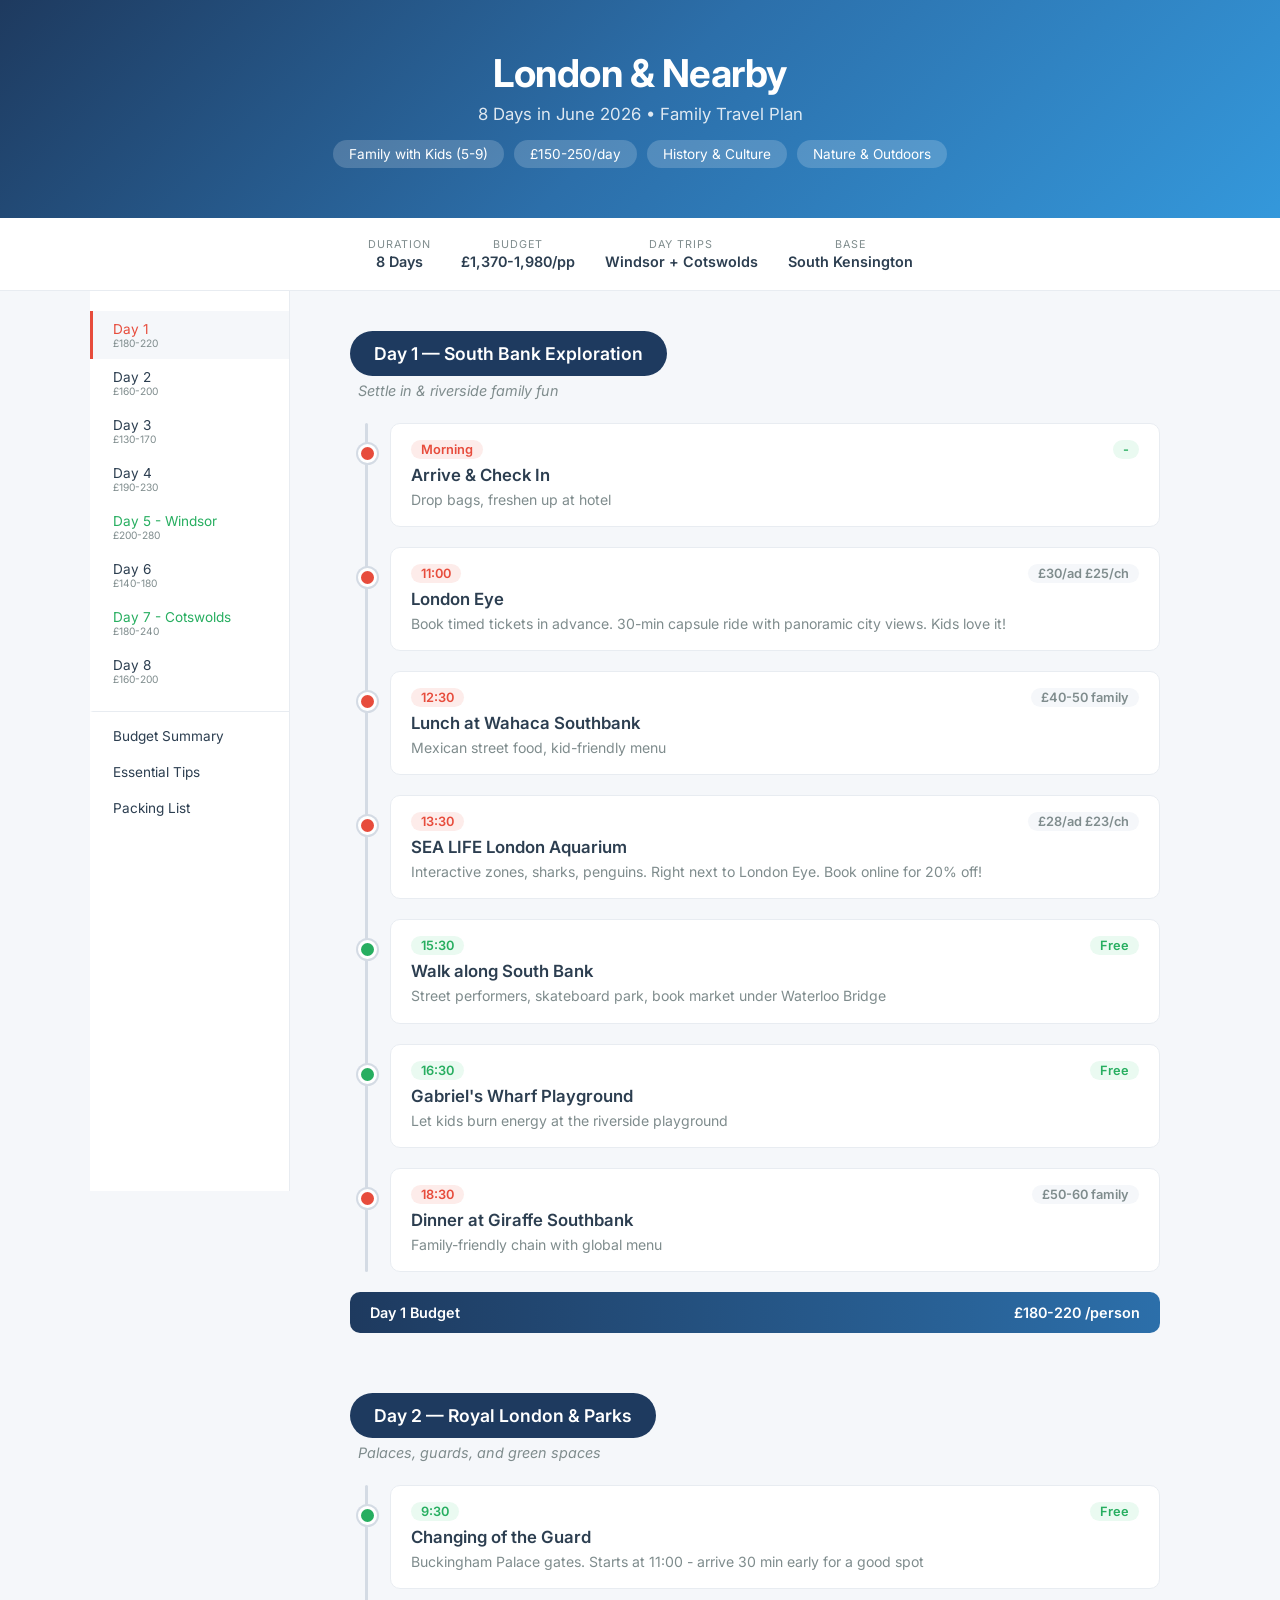
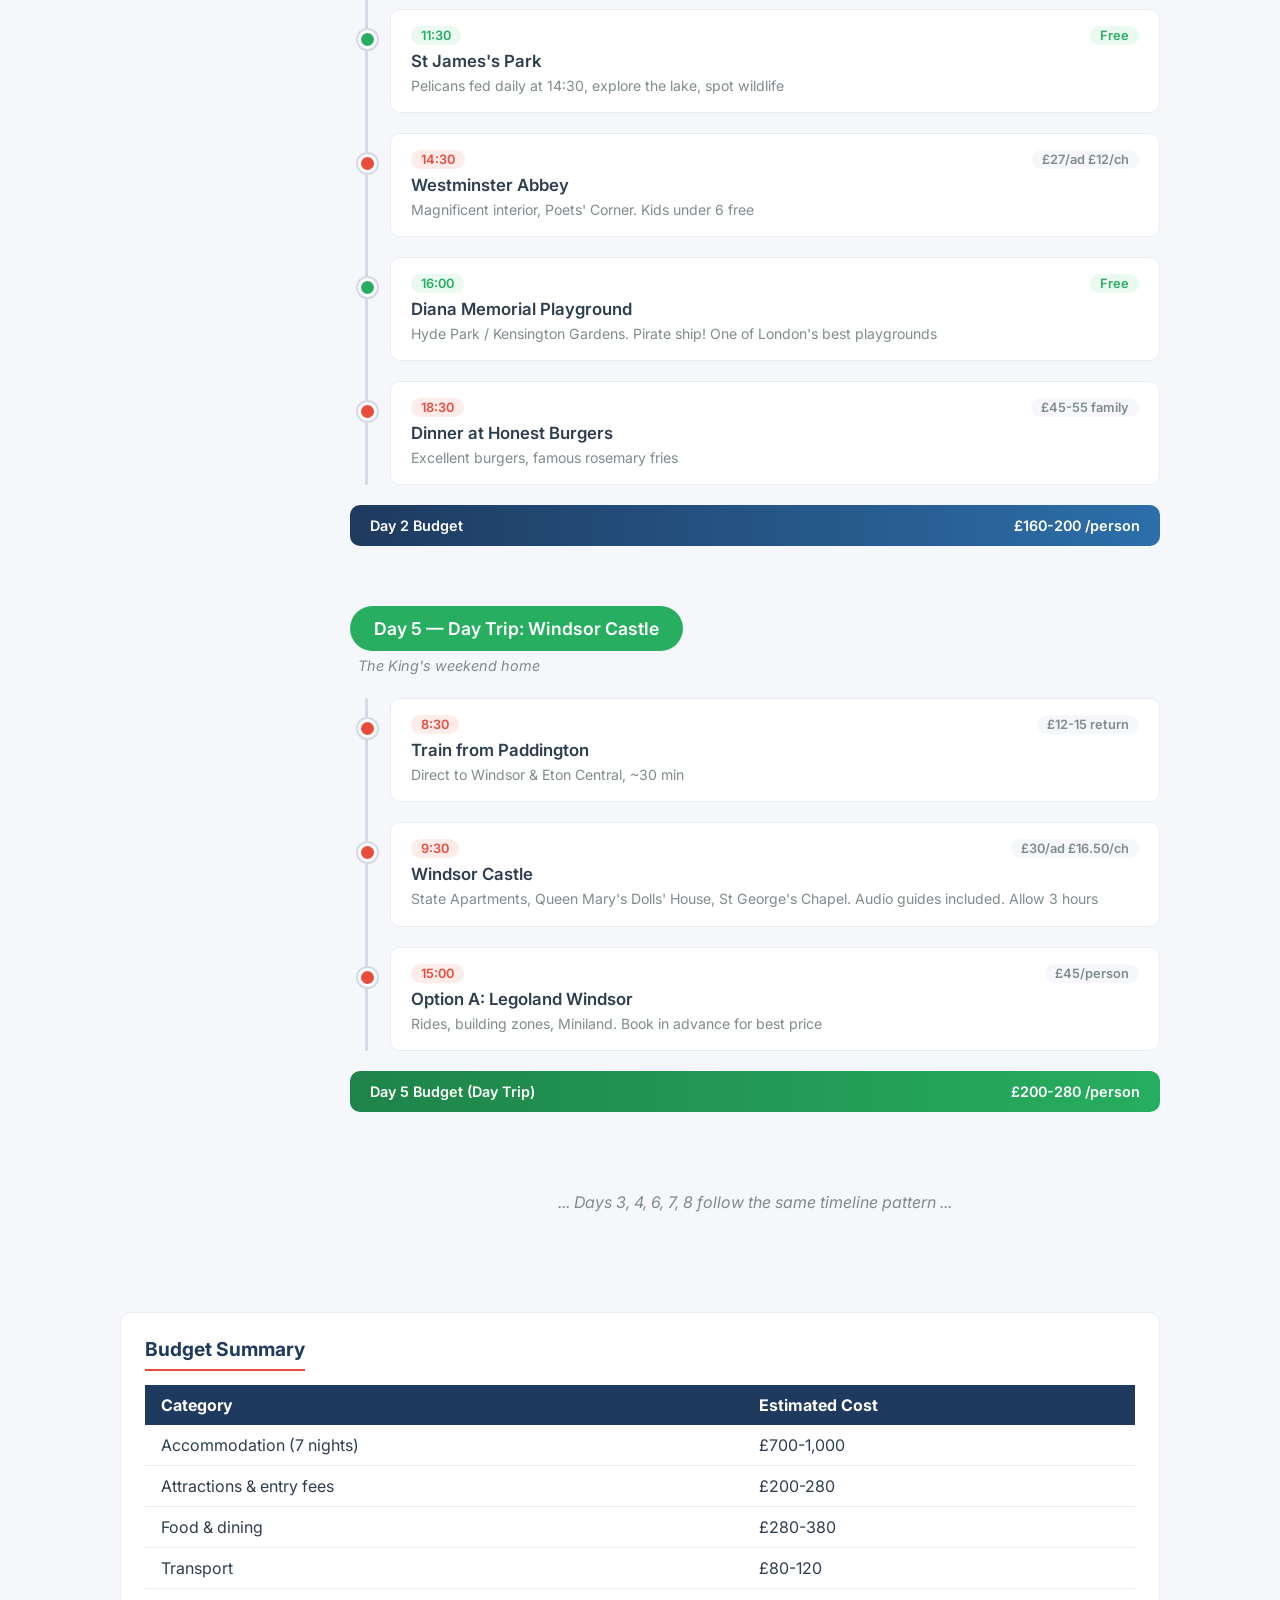
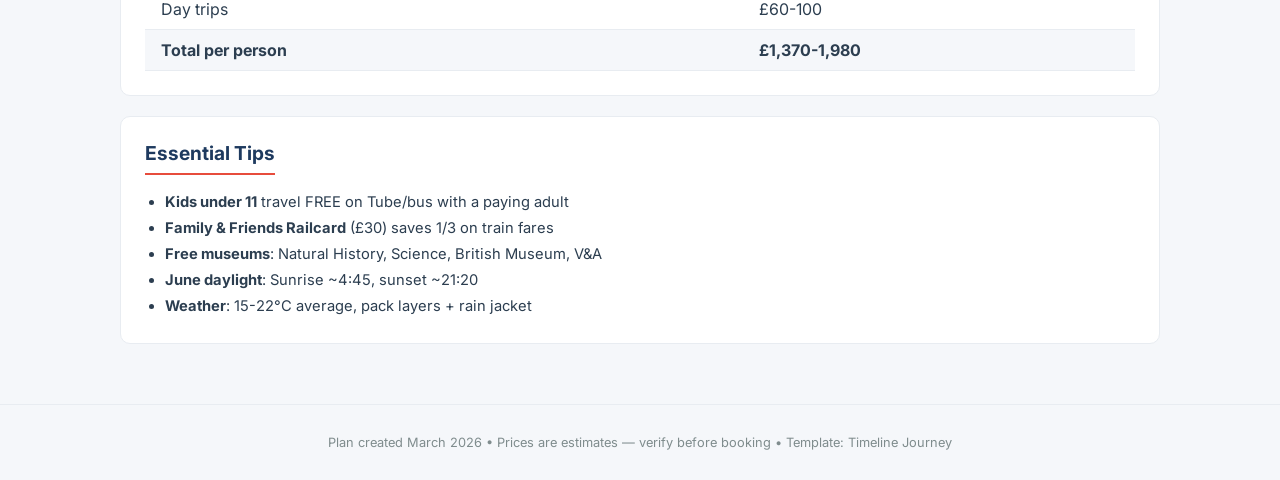
<file: plans/template-previews/1-timeline-journey.html>
<!DOCTYPE html>
<html lang="en">
<head>
<meta charset="UTF-8">
<meta name="viewport" content="width=device-width, initial-scale=1.0">
<title>Template 1: Timeline Journey</title>
<style>
  @import url('https://fonts.googleapis.com/css2?family=Inter:wght@300;400;500;600;700&display=swap');
  :root {
    --primary: #1e3a5f;
    --accent: #e74c3c;
    --accent-light: #fdecea;
    --green: #27ae60;
    --green-light: #eafaf1;
    --bg: #f5f7fa;
    --card: #ffffff;
    --text: #2c3e50;
    --muted: #7f8c8d;
    --border: #e8ecf1;
    --timeline: #d4dbe4;
  }
  * { margin: 0; padding: 0; box-sizing: border-box; }
  body { font-family: 'Inter', sans-serif; background: var(--bg); color: var(--text); }

  /* Header */
  .hero {
    background: linear-gradient(135deg, #1e3a5f 0%, #2c6faa 50%, #3498db 100%);
    color: white;
    padding: 50px 30px;
    text-align: center;
  }
  .hero h1 { font-size: 2.4em; font-weight: 700; margin-bottom: 8px; letter-spacing: -0.5px; }
  .hero .meta { font-size: 1.05em; opacity: 0.85; }
  .hero .tags { margin-top: 16px; display: flex; gap: 10px; justify-content: center; flex-wrap: wrap; }
  .hero .tag { background: rgba(255,255,255,0.18); padding: 6px 16px; border-radius: 20px; font-size: 0.85em; }

  /* Overview strip */
  .overview-strip {
    display: flex; justify-content: center; gap: 30px; flex-wrap: wrap;
    background: white; padding: 20px; border-bottom: 1px solid var(--border);
    font-size: 0.9em;
  }
  .overview-strip .item { text-align: center; }
  .overview-strip .item .label { color: var(--muted); font-size: 0.75em; text-transform: uppercase; letter-spacing: 1px; }
  .overview-strip .item .val { font-weight: 600; margin-top: 2px; }

  /* Day nav sidebar */
  .layout { display: flex; max-width: 1100px; margin: 0 auto; }
  .day-nav {
    position: sticky; top: 0; height: 100vh;
    width: 200px; min-width: 200px;
    background: white; border-right: 1px solid var(--border);
    padding: 20px 0; overflow-y: auto;
  }
  .day-nav a {
    display: block; padding: 10px 20px; text-decoration: none;
    color: var(--text); font-size: 0.85em; border-left: 3px solid transparent;
    transition: all 0.2s;
  }
  .day-nav a:hover, .day-nav a.active { background: var(--bg); border-left-color: var(--accent); color: var(--accent); }
  .day-nav a.day-trip { color: var(--green); }
  .day-nav a .budget { font-size: 0.75em; color: var(--muted); display: block; }

  /* Main timeline */
  .main { flex: 1; padding: 40px 30px 40px 60px; }

  .day-section { margin-bottom: 60px; position: relative; }
  .day-milestone {
    background: var(--primary);
    color: white;
    display: inline-flex;
    align-items: center;
    gap: 12px;
    padding: 12px 24px;
    border-radius: 30px;
    font-weight: 600;
    font-size: 1.1em;
    margin-bottom: 6px;
    position: relative;
    z-index: 2;
  }
  .day-milestone.day-trip { background: var(--green); }
  .day-theme { color: var(--muted); font-style: italic; margin-bottom: 24px; margin-left: 8px; font-size: 0.9em; }

  /* Timeline line */
  .timeline {
    position: relative;
    padding-left: 40px;
  }
  .timeline::before {
    content: '';
    position: absolute;
    left: 15px;
    top: 0;
    bottom: 0;
    width: 3px;
    background: var(--timeline);
    border-radius: 3px;
  }

  /* Activity */
  .activity {
    position: relative;
    margin-bottom: 20px;
    padding: 16px 20px;
    background: var(--card);
    border-radius: 10px;
    border: 1px solid var(--border);
    transition: box-shadow 0.2s, transform 0.2s;
  }
  .activity:hover {
    box-shadow: 0 4px 16px rgba(0,0,0,0.08);
    transform: translateX(4px);
  }
  .activity::before {
    content: '';
    position: absolute;
    left: -33px;
    top: 20px;
    width: 13px;
    height: 13px;
    background: var(--accent);
    border: 3px solid white;
    border-radius: 50%;
    box-shadow: 0 0 0 2px var(--timeline);
    z-index: 1;
  }
  .activity.free::before { background: var(--green); }

  .activity-header { display: flex; justify-content: space-between; align-items: center; margin-bottom: 6px; }
  .activity-time { font-size: 0.8em; font-weight: 600; color: var(--accent); background: var(--accent-light); padding: 2px 10px; border-radius: 12px; }
  .activity.free .activity-time { color: var(--green); background: var(--green-light); }
  .activity-cost { font-size: 0.8em; font-weight: 600; color: var(--muted); background: var(--bg); padding: 2px 10px; border-radius: 12px; }
  .activity-cost.free { color: var(--green); background: var(--green-light); }
  .activity-name { font-weight: 600; font-size: 1.05em; margin-bottom: 4px; }
  .activity-details { color: var(--muted); font-size: 0.88em; line-height: 1.5; }

  .day-budget-bar {
    margin-top: 16px;
    padding: 12px 20px;
    background: linear-gradient(90deg, var(--primary), #2c6faa);
    color: white;
    border-radius: 10px;
    font-weight: 600;
    font-size: 0.9em;
    display: flex;
    justify-content: space-between;
  }
  .day-budget-bar.day-trip { background: linear-gradient(90deg, #1e8449, var(--green)); }

  /* Sections below */
  .info-sections { max-width: 1100px; margin: 0 auto; padding: 40px 30px; }
  .info-card {
    background: white;
    border: 1px solid var(--border);
    border-radius: 10px;
    padding: 24px;
    margin-bottom: 20px;
  }
  .info-card h2 { color: var(--primary); font-size: 1.2em; margin-bottom: 14px; border-bottom: 2px solid var(--accent); padding-bottom: 8px; display: inline-block; }
  .info-card ul { padding-left: 20px; }
  .info-card li { padding: 4px 0; font-size: 0.92em; }
  .budget-table { width: 100%; border-collapse: collapse; }
  .budget-table th { background: var(--primary); color: white; padding: 10px 16px; text-align: left; }
  .budget-table td { padding: 10px 16px; border-bottom: 1px solid var(--border); }
  .budget-table tr:last-child { font-weight: 700; background: var(--bg); }

  .checklist label { display: block; padding: 5px 0; cursor: pointer; font-size: 0.92em; }
  .checklist input { margin-right: 8px; }

  footer { text-align: center; color: var(--muted); font-size: 0.8em; padding: 30px; border-top: 1px solid var(--border); }

  @media (max-width: 768px) {
    .day-nav { display: none; }
    .main { padding: 20px 16px 20px 40px; }
  }
</style>
</head>
<body>

<div class="hero">
  <h1>London &amp; Nearby</h1>
  <div class="meta">8 Days in June 2026 &bull; Family Travel Plan</div>
  <div class="tags">
    <span class="tag">Family with Kids (5-9)</span>
    <span class="tag">&pound;150-250/day</span>
    <span class="tag">History &amp; Culture</span>
    <span class="tag">Nature &amp; Outdoors</span>
  </div>
</div>

<div class="overview-strip">
  <div class="item"><div class="label">Duration</div><div class="val">8 Days</div></div>
  <div class="item"><div class="label">Budget</div><div class="val">&pound;1,370-1,980/pp</div></div>
  <div class="item"><div class="label">Day Trips</div><div class="val">Windsor + Cotswolds</div></div>
  <div class="item"><div class="label">Base</div><div class="val">South Kensington</div></div>
</div>

<div class="layout">
  <nav class="day-nav">
    <a href="#day1" class="active">Day 1 <span class="budget">&pound;180-220</span></a>
    <a href="#day2">Day 2 <span class="budget">&pound;160-200</span></a>
    <a href="#day3">Day 3 <span class="budget">&pound;130-170</span></a>
    <a href="#day4">Day 4 <span class="budget">&pound;190-230</span></a>
    <a href="#day5" class="day-trip">Day 5 - Windsor <span class="budget">&pound;200-280</span></a>
    <a href="#day6">Day 6 <span class="budget">&pound;140-180</span></a>
    <a href="#day7" class="day-trip">Day 7 - Cotswolds <span class="budget">&pound;180-240</span></a>
    <a href="#day8">Day 8 <span class="budget">&pound;160-200</span></a>
    <a href="#budget" style="margin-top: 16px; border-top: 1px solid var(--border); padding-top: 16px;">Budget Summary</a>
    <a href="#tips">Essential Tips</a>
    <a href="#packing">Packing List</a>
  </nav>

  <div class="main">

    <!-- DAY 1 -->
    <div class="day-section" id="day1">
      <div class="day-milestone">Day 1 &mdash; South Bank Exploration</div>
      <div class="day-theme">Settle in &amp; riverside family fun</div>
      <div class="timeline">
        <div class="activity">
          <div class="activity-header">
            <span class="activity-time">Morning</span>
            <span class="activity-cost free">-</span>
          </div>
          <div class="activity-name">Arrive &amp; Check In</div>
          <div class="activity-details">Drop bags, freshen up at hotel</div>
        </div>
        <div class="activity">
          <div class="activity-header">
            <span class="activity-time">11:00</span>
            <span class="activity-cost">&pound;30/ad &pound;25/ch</span>
          </div>
          <div class="activity-name">London Eye</div>
          <div class="activity-details">Book timed tickets in advance. 30-min capsule ride with panoramic city views. Kids love it!</div>
        </div>
        <div class="activity">
          <div class="activity-header">
            <span class="activity-time">12:30</span>
            <span class="activity-cost">&pound;40-50 family</span>
          </div>
          <div class="activity-name">Lunch at Wahaca Southbank</div>
          <div class="activity-details">Mexican street food, kid-friendly menu</div>
        </div>
        <div class="activity">
          <div class="activity-header">
            <span class="activity-time">13:30</span>
            <span class="activity-cost">&pound;28/ad &pound;23/ch</span>
          </div>
          <div class="activity-name">SEA LIFE London Aquarium</div>
          <div class="activity-details">Interactive zones, sharks, penguins. Right next to London Eye. Book online for 20% off!</div>
        </div>
        <div class="activity free">
          <div class="activity-header">
            <span class="activity-time">15:30</span>
            <span class="activity-cost free">Free</span>
          </div>
          <div class="activity-name">Walk along South Bank</div>
          <div class="activity-details">Street performers, skateboard park, book market under Waterloo Bridge</div>
        </div>
        <div class="activity free">
          <div class="activity-header">
            <span class="activity-time">16:30</span>
            <span class="activity-cost free">Free</span>
          </div>
          <div class="activity-name">Gabriel's Wharf Playground</div>
          <div class="activity-details">Let kids burn energy at the riverside playground</div>
        </div>
        <div class="activity">
          <div class="activity-header">
            <span class="activity-time">18:30</span>
            <span class="activity-cost">&pound;50-60 family</span>
          </div>
          <div class="activity-name">Dinner at Giraffe Southbank</div>
          <div class="activity-details">Family-friendly chain with global menu</div>
        </div>
      </div>
      <div class="day-budget-bar">
        <span>Day 1 Budget</span>
        <span>&pound;180-220 /person</span>
      </div>
    </div>

    <!-- DAY 2 -->
    <div class="day-section" id="day2">
      <div class="day-milestone">Day 2 &mdash; Royal London &amp; Parks</div>
      <div class="day-theme">Palaces, guards, and green spaces</div>
      <div class="timeline">
        <div class="activity free">
          <div class="activity-header">
            <span class="activity-time">9:30</span>
            <span class="activity-cost free">Free</span>
          </div>
          <div class="activity-name">Changing of the Guard</div>
          <div class="activity-details">Buckingham Palace gates. Starts at 11:00 - arrive 30 min early for a good spot</div>
        </div>
        <div class="activity free">
          <div class="activity-header">
            <span class="activity-time">11:30</span>
            <span class="activity-cost free">Free</span>
          </div>
          <div class="activity-name">St James's Park</div>
          <div class="activity-details">Pelicans fed daily at 14:30, explore the lake, spot wildlife</div>
        </div>
        <div class="activity">
          <div class="activity-header">
            <span class="activity-time">14:30</span>
            <span class="activity-cost">&pound;27/ad &pound;12/ch</span>
          </div>
          <div class="activity-name">Westminster Abbey</div>
          <div class="activity-details">Magnificent interior, Poets' Corner. Kids under 6 free</div>
        </div>
        <div class="activity free">
          <div class="activity-header">
            <span class="activity-time">16:00</span>
            <span class="activity-cost free">Free</span>
          </div>
          <div class="activity-name">Diana Memorial Playground</div>
          <div class="activity-details">Hyde Park / Kensington Gardens. Pirate ship! One of London's best playgrounds</div>
        </div>
        <div class="activity">
          <div class="activity-header">
            <span class="activity-time">18:30</span>
            <span class="activity-cost">&pound;45-55 family</span>
          </div>
          <div class="activity-name">Dinner at Honest Burgers</div>
          <div class="activity-details">Excellent burgers, famous rosemary fries</div>
        </div>
      </div>
      <div class="day-budget-bar">
        <span>Day 2 Budget</span>
        <span>&pound;160-200 /person</span>
      </div>
    </div>

    <!-- DAY 5 (Day Trip sample) -->
    <div class="day-section" id="day5">
      <div class="day-milestone day-trip">Day 5 &mdash; Day Trip: Windsor Castle</div>
      <div class="day-theme">The King's weekend home</div>
      <div class="timeline">
        <div class="activity">
          <div class="activity-header">
            <span class="activity-time">8:30</span>
            <span class="activity-cost">&pound;12-15 return</span>
          </div>
          <div class="activity-name">Train from Paddington</div>
          <div class="activity-details">Direct to Windsor &amp; Eton Central, ~30 min</div>
        </div>
        <div class="activity">
          <div class="activity-header">
            <span class="activity-time">9:30</span>
            <span class="activity-cost">&pound;30/ad &pound;16.50/ch</span>
          </div>
          <div class="activity-name">Windsor Castle</div>
          <div class="activity-details">State Apartments, Queen Mary's Dolls' House, St George's Chapel. Audio guides included. Allow 3 hours</div>
        </div>
        <div class="activity">
          <div class="activity-header">
            <span class="activity-time">15:00</span>
            <span class="activity-cost">&pound;45/person</span>
          </div>
          <div class="activity-name">Option A: Legoland Windsor</div>
          <div class="activity-details">Rides, building zones, Miniland. Book in advance for best price</div>
        </div>
      </div>
      <div class="day-budget-bar day-trip">
        <span>Day 5 Budget (Day Trip)</span>
        <span>&pound;200-280 /person</span>
      </div>
    </div>

    <p style="text-align:center; color: var(--muted); padding: 20px; font-style: italic;">
      ... Days 3, 4, 6, 7, 8 follow the same timeline pattern ...
    </p>

  </div>
</div>

<!-- Budget & Tips below -->
<div class="info-sections" id="budget">
  <div class="info-card">
    <h2>Budget Summary</h2>
    <table class="budget-table">
      <thead><tr><th>Category</th><th>Estimated Cost</th></tr></thead>
      <tbody>
        <tr><td>Accommodation (7 nights)</td><td>&pound;700-1,000</td></tr>
        <tr><td>Attractions &amp; entry fees</td><td>&pound;200-280</td></tr>
        <tr><td>Food &amp; dining</td><td>&pound;280-380</td></tr>
        <tr><td>Transport</td><td>&pound;80-120</td></tr>
        <tr><td>Day trips</td><td>&pound;60-100</td></tr>
        <tr><td><strong>Total per person</strong></td><td><strong>&pound;1,370-1,980</strong></td></tr>
      </tbody>
    </table>
  </div>
  <div class="info-card" id="tips">
    <h2>Essential Tips</h2>
    <ul>
      <li><strong>Kids under 11</strong> travel FREE on Tube/bus with a paying adult</li>
      <li><strong>Family &amp; Friends Railcard</strong> (&pound;30) saves 1/3 on train fares</li>
      <li><strong>Free museums</strong>: Natural History, Science, British Museum, V&amp;A</li>
      <li><strong>June daylight</strong>: Sunrise ~4:45, sunset ~21:20</li>
      <li><strong>Weather</strong>: 15-22&deg;C average, pack layers + rain jacket</li>
    </ul>
  </div>
</div>

<footer>Plan created March 2026 &bull; Prices are estimates &mdash; verify before booking &bull; Template: Timeline Journey</footer>

</body>
</html>
</file>
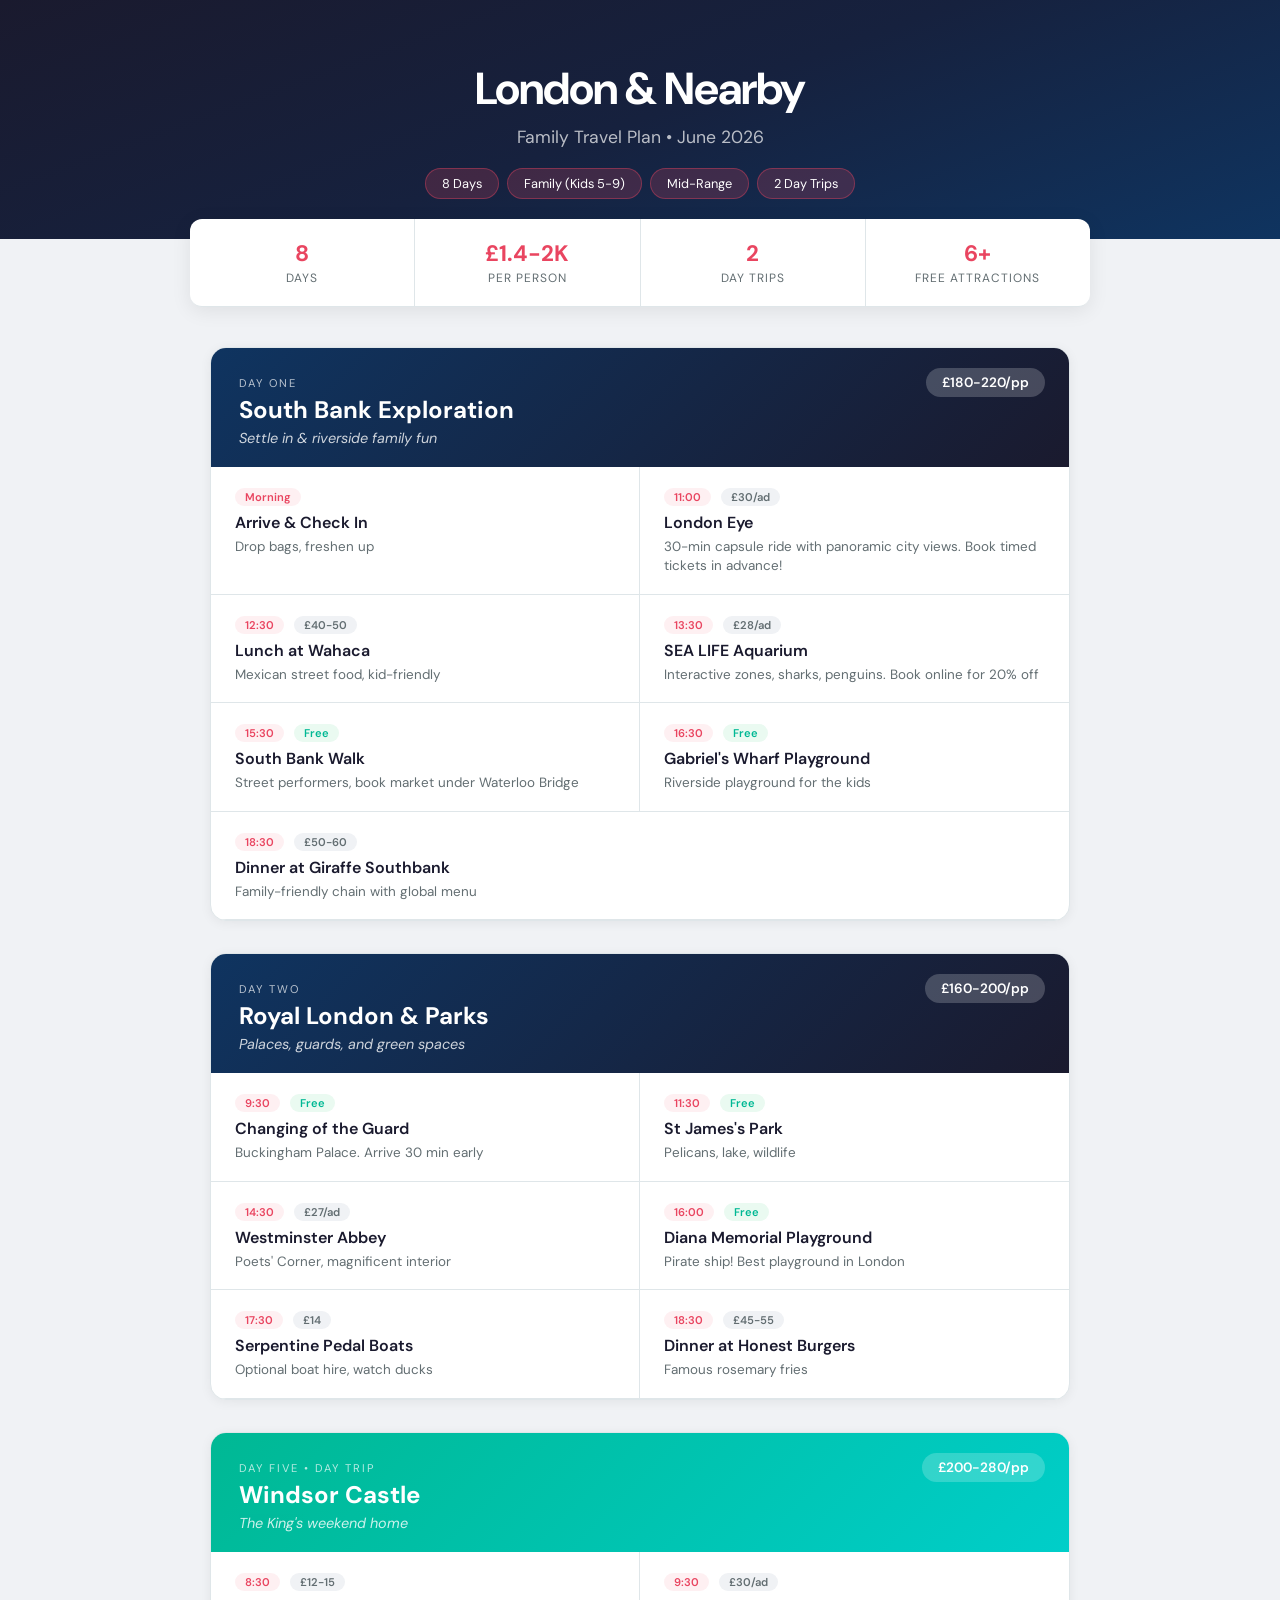
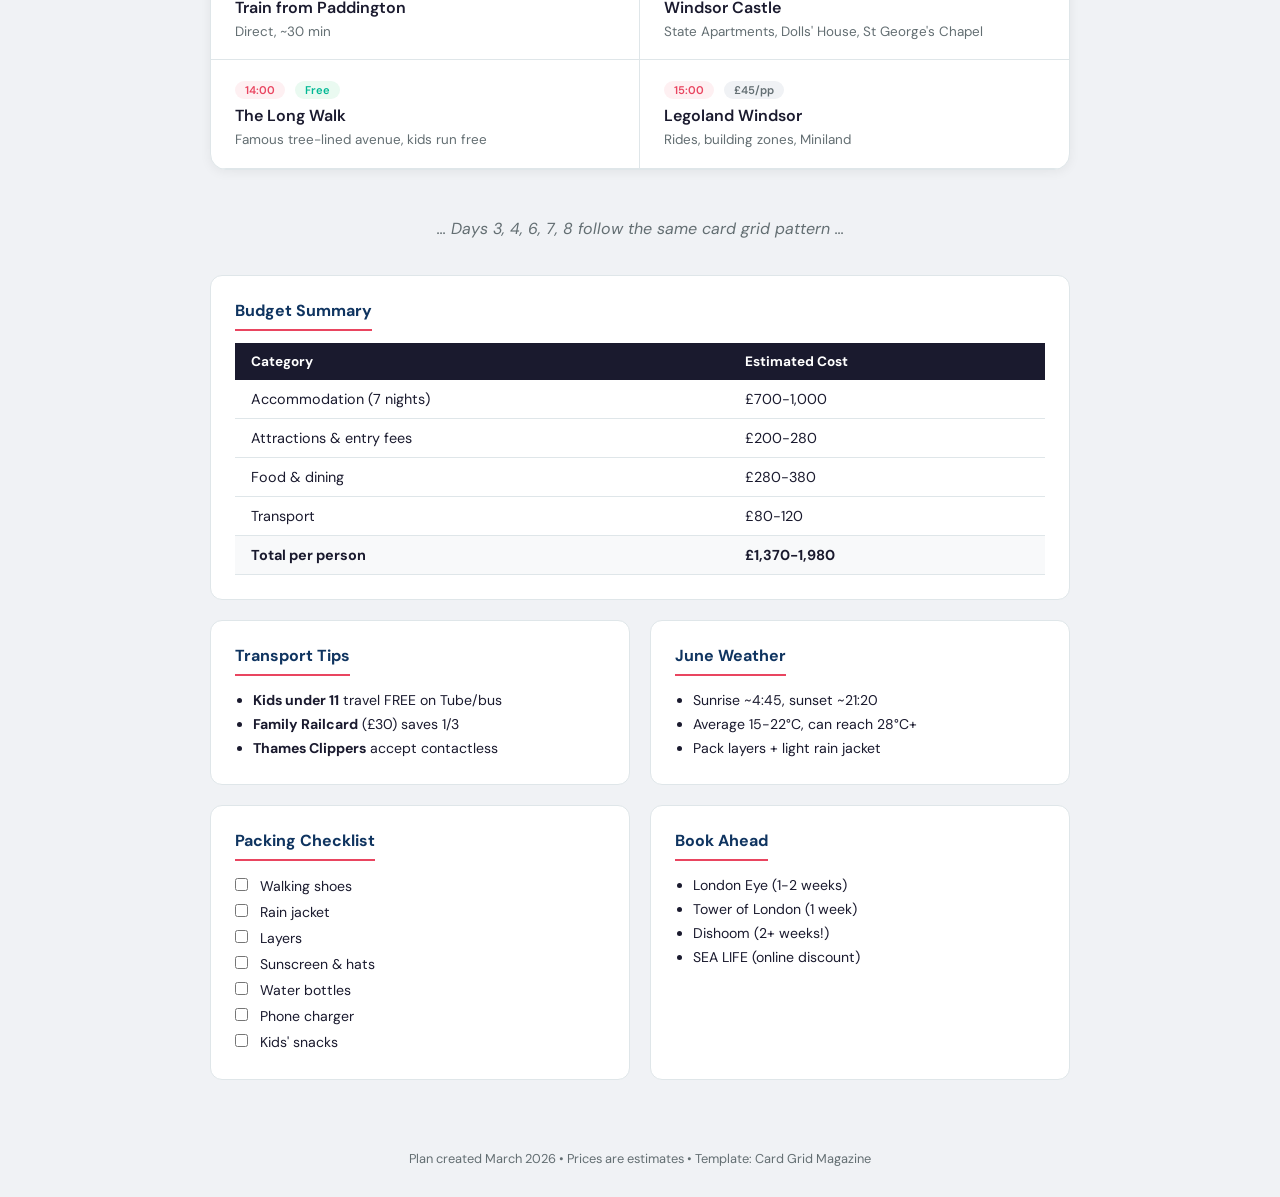
<file: plans/template-previews/2-card-grid-magazine.html>
<!DOCTYPE html>
<html lang="en">
<head>
<meta charset="UTF-8">
<meta name="viewport" content="width=device-width, initial-scale=1.0">
<title>Template 2: Card Grid Magazine</title>
<style>
  @import url('https://fonts.googleapis.com/css2?family=DM+Sans:wght@300;400;500;600;700&display=swap');
  :root {
    --primary: #1a1a2e;
    --accent: #e94560;
    --accent2: #0f3460;
    --green: #00b894;
    --bg: #f0f2f5;
    --card: #ffffff;
    --text: #1a1a2e;
    --muted: #636e72;
    --border: #dfe6e9;
  }
  * { margin: 0; padding: 0; box-sizing: border-box; }
  body { font-family: 'DM Sans', sans-serif; background: var(--bg); color: var(--text); }

  /* Hero */
  .hero {
    background: linear-gradient(160deg, #1a1a2e, #16213e, #0f3460);
    color: white;
    padding: 60px 30px 40px;
    text-align: center;
  }
  .hero h1 { font-size: 2.8em; font-weight: 700; letter-spacing: -1px; }
  .hero .sub { font-size: 1.1em; opacity: 0.7; margin-top: 8px; }
  .hero .tags { display: flex; gap: 8px; justify-content: center; margin-top: 20px; flex-wrap: wrap; }
  .hero .tag { background: rgba(233,69,96,0.2); border: 1px solid rgba(233,69,96,0.4); padding: 6px 16px; border-radius: 20px; font-size: 0.8em; }

  /* Quick stats */
  .stats {
    display: flex; justify-content: center; gap: 0;
    background: white; border-bottom: 1px solid var(--border);
    max-width: 900px; margin: -20px auto 0; border-radius: 12px;
    box-shadow: 0 4px 20px rgba(0,0,0,0.08);
    position: relative; z-index: 2;
    overflow: hidden;
  }
  .stat {
    flex: 1; text-align: center; padding: 20px;
    border-right: 1px solid var(--border);
  }
  .stat:last-child { border-right: none; }
  .stat .num { font-size: 1.4em; font-weight: 700; color: var(--accent); }
  .stat .label { font-size: 0.75em; color: var(--muted); text-transform: uppercase; letter-spacing: 1px; margin-top: 2px; }

  /* Content */
  .content { max-width: 900px; margin: 40px auto; padding: 0 20px; }

  /* Day Card */
  .day-card {
    background: var(--card);
    border-radius: 16px;
    overflow: hidden;
    margin-bottom: 32px;
    box-shadow: 0 2px 12px rgba(0,0,0,0.06);
    border: 1px solid var(--border);
  }
  .day-hero {
    background: linear-gradient(135deg, var(--accent2), #1a1a2e);
    color: white;
    padding: 28px 28px 20px;
    position: relative;
  }
  .day-hero.day-trip { background: linear-gradient(135deg, #00b894, #00cec9); }
  .day-hero .day-num {
    font-size: 0.7em;
    text-transform: uppercase;
    letter-spacing: 2px;
    opacity: 0.7;
  }
  .day-hero h2 { font-size: 1.5em; margin: 4px 0; }
  .day-hero .theme { opacity: 0.8; font-size: 0.9em; font-style: italic; }
  .day-hero .budget-badge {
    position: absolute;
    top: 20px;
    right: 24px;
    background: rgba(255,255,255,0.2);
    padding: 6px 16px;
    border-radius: 20px;
    font-size: 0.85em;
    font-weight: 600;
  }

  /* Activity grid */
  .activity-grid {
    display: grid;
    grid-template-columns: 1fr 1fr;
    gap: 0;
  }
  .activity-item {
    padding: 18px 24px;
    border-bottom: 1px solid var(--border);
    border-right: 1px solid var(--border);
    transition: background 0.15s;
  }
  .activity-item:hover { background: #f8f9fa; }
  .activity-item:nth-child(even) { border-right: none; }
  /* If odd number, last item spans full width */
  .activity-item.full-width {
    grid-column: 1 / -1;
    border-right: none;
  }

  .activity-item .time-badge {
    display: inline-block;
    font-size: 0.7em;
    font-weight: 600;
    color: var(--accent);
    background: rgba(233,69,96,0.08);
    padding: 2px 10px;
    border-radius: 10px;
    margin-bottom: 6px;
  }
  .activity-item .cost-badge {
    display: inline-block;
    font-size: 0.7em;
    font-weight: 600;
    color: var(--muted);
    background: var(--bg);
    padding: 2px 10px;
    border-radius: 10px;
    margin-left: 6px;
  }
  .activity-item .cost-badge.free { color: var(--green); background: #eafaf1; }
  .activity-item .name { font-weight: 600; font-size: 1em; margin-bottom: 4px; }
  .activity-item .details { color: var(--muted); font-size: 0.84em; line-height: 1.45; }

  /* Budget summary footer per day */
  .day-footer {
    background: #f8f9fa;
    padding: 14px 24px;
    display: flex;
    justify-content: space-between;
    font-size: 0.9em;
    font-weight: 600;
    color: var(--accent2);
  }

  /* Info sections */
  .info-grid {
    display: grid;
    grid-template-columns: 1fr 1fr;
    gap: 20px;
    margin-top: 20px;
  }
  .info-box {
    background: white;
    border-radius: 12px;
    padding: 24px;
    border: 1px solid var(--border);
  }
  .info-box.full { grid-column: 1 / -1; }
  .info-box h3 {
    font-size: 1em;
    color: var(--accent2);
    margin-bottom: 12px;
    padding-bottom: 8px;
    border-bottom: 2px solid var(--accent);
    display: inline-block;
  }
  .info-box ul { padding-left: 18px; }
  .info-box li { padding: 3px 0; font-size: 0.88em; }

  .budget-table { width: 100%; border-collapse: collapse; }
  .budget-table th { background: var(--primary); color: white; padding: 10px 16px; text-align: left; font-size: 0.85em; }
  .budget-table td { padding: 10px 16px; border-bottom: 1px solid var(--border); font-size: 0.9em; }
  .budget-table tr:last-child { font-weight: 700; background: #f8f9fa; }

  .checklist label { display: block; padding: 4px 0; cursor: pointer; font-size: 0.88em; }
  .checklist input { margin-right: 8px; }

  footer {
    text-align: center;
    color: var(--muted);
    font-size: 0.8em;
    padding: 30px;
    margin-top: 20px;
  }

  @media (max-width: 600px) {
    .activity-grid { grid-template-columns: 1fr; }
    .activity-item { border-right: none; }
    .info-grid { grid-template-columns: 1fr; }
    .stats { flex-direction: column; }
    .stat { border-right: none; border-bottom: 1px solid var(--border); }
  }
</style>
</head>
<body>

<div class="hero">
  <h1>London &amp; Nearby</h1>
  <div class="sub">Family Travel Plan &bull; June 2026</div>
  <div class="tags">
    <span class="tag">8 Days</span>
    <span class="tag">Family (Kids 5-9)</span>
    <span class="tag">Mid-Range</span>
    <span class="tag">2 Day Trips</span>
  </div>
</div>

<div class="stats">
  <div class="stat"><div class="num">8</div><div class="label">Days</div></div>
  <div class="stat"><div class="num">&pound;1.4-2K</div><div class="label">Per Person</div></div>
  <div class="stat"><div class="num">2</div><div class="label">Day Trips</div></div>
  <div class="stat"><div class="num">6+</div><div class="label">Free Attractions</div></div>
</div>

<div class="content">

  <!-- DAY 1 -->
  <div class="day-card">
    <div class="day-hero">
      <div class="day-num">Day One</div>
      <h2>South Bank Exploration</h2>
      <div class="theme">Settle in &amp; riverside family fun</div>
      <div class="budget-badge">&pound;180-220/pp</div>
    </div>
    <div class="activity-grid">
      <div class="activity-item">
        <span class="time-badge">Morning</span>
        <div class="name">Arrive &amp; Check In</div>
        <div class="details">Drop bags, freshen up</div>
      </div>
      <div class="activity-item">
        <span class="time-badge">11:00</span>
        <span class="cost-badge">&pound;30/ad</span>
        <div class="name">London Eye</div>
        <div class="details">30-min capsule ride with panoramic city views. Book timed tickets in advance!</div>
      </div>
      <div class="activity-item">
        <span class="time-badge">12:30</span>
        <span class="cost-badge">&pound;40-50</span>
        <div class="name">Lunch at Wahaca</div>
        <div class="details">Mexican street food, kid-friendly</div>
      </div>
      <div class="activity-item">
        <span class="time-badge">13:30</span>
        <span class="cost-badge">&pound;28/ad</span>
        <div class="name">SEA LIFE Aquarium</div>
        <div class="details">Interactive zones, sharks, penguins. Book online for 20% off</div>
      </div>
      <div class="activity-item">
        <span class="time-badge">15:30</span>
        <span class="cost-badge free">Free</span>
        <div class="name">South Bank Walk</div>
        <div class="details">Street performers, book market under Waterloo Bridge</div>
      </div>
      <div class="activity-item">
        <span class="time-badge">16:30</span>
        <span class="cost-badge free">Free</span>
        <div class="name">Gabriel's Wharf Playground</div>
        <div class="details">Riverside playground for the kids</div>
      </div>
      <div class="activity-item full-width">
        <span class="time-badge">18:30</span>
        <span class="cost-badge">&pound;50-60</span>
        <div class="name">Dinner at Giraffe Southbank</div>
        <div class="details">Family-friendly chain with global menu</div>
      </div>
    </div>
  </div>

  <!-- DAY 2 -->
  <div class="day-card">
    <div class="day-hero">
      <div class="day-num">Day Two</div>
      <h2>Royal London &amp; Parks</h2>
      <div class="theme">Palaces, guards, and green spaces</div>
      <div class="budget-badge">&pound;160-200/pp</div>
    </div>
    <div class="activity-grid">
      <div class="activity-item">
        <span class="time-badge">9:30</span>
        <span class="cost-badge free">Free</span>
        <div class="name">Changing of the Guard</div>
        <div class="details">Buckingham Palace. Arrive 30 min early</div>
      </div>
      <div class="activity-item">
        <span class="time-badge">11:30</span>
        <span class="cost-badge free">Free</span>
        <div class="name">St James's Park</div>
        <div class="details">Pelicans, lake, wildlife</div>
      </div>
      <div class="activity-item">
        <span class="time-badge">14:30</span>
        <span class="cost-badge">&pound;27/ad</span>
        <div class="name">Westminster Abbey</div>
        <div class="details">Poets' Corner, magnificent interior</div>
      </div>
      <div class="activity-item">
        <span class="time-badge">16:00</span>
        <span class="cost-badge free">Free</span>
        <div class="name">Diana Memorial Playground</div>
        <div class="details">Pirate ship! Best playground in London</div>
      </div>
      <div class="activity-item">
        <span class="time-badge">17:30</span>
        <span class="cost-badge">&pound;14</span>
        <div class="name">Serpentine Pedal Boats</div>
        <div class="details">Optional boat hire, watch ducks</div>
      </div>
      <div class="activity-item">
        <span class="time-badge">18:30</span>
        <span class="cost-badge">&pound;45-55</span>
        <div class="name">Dinner at Honest Burgers</div>
        <div class="details">Famous rosemary fries</div>
      </div>
    </div>
  </div>

  <!-- DAY 5 (Day Trip) -->
  <div class="day-card">
    <div class="day-hero day-trip">
      <div class="day-num">Day Five &bull; Day Trip</div>
      <h2>Windsor Castle</h2>
      <div class="theme">The King's weekend home</div>
      <div class="budget-badge">&pound;200-280/pp</div>
    </div>
    <div class="activity-grid">
      <div class="activity-item">
        <span class="time-badge">8:30</span>
        <span class="cost-badge">&pound;12-15</span>
        <div class="name">Train from Paddington</div>
        <div class="details">Direct, ~30 min</div>
      </div>
      <div class="activity-item">
        <span class="time-badge">9:30</span>
        <span class="cost-badge">&pound;30/ad</span>
        <div class="name">Windsor Castle</div>
        <div class="details">State Apartments, Dolls' House, St George's Chapel</div>
      </div>
      <div class="activity-item">
        <span class="time-badge">14:00</span>
        <span class="cost-badge free">Free</span>
        <div class="name">The Long Walk</div>
        <div class="details">Famous tree-lined avenue, kids run free</div>
      </div>
      <div class="activity-item">
        <span class="time-badge">15:00</span>
        <span class="cost-badge">&pound;45/pp</span>
        <div class="name">Legoland Windsor</div>
        <div class="details">Rides, building zones, Miniland</div>
      </div>
    </div>
  </div>

  <p style="text-align:center; color: var(--muted); padding: 16px; font-style: italic;">
    ... Days 3, 4, 6, 7, 8 follow the same card grid pattern ...
  </p>

  <!-- Info sections -->
  <div class="info-grid">
    <div class="info-box full">
      <h3>Budget Summary</h3>
      <table class="budget-table">
        <thead><tr><th>Category</th><th>Estimated Cost</th></tr></thead>
        <tbody>
          <tr><td>Accommodation (7 nights)</td><td>&pound;700-1,000</td></tr>
          <tr><td>Attractions &amp; entry fees</td><td>&pound;200-280</td></tr>
          <tr><td>Food &amp; dining</td><td>&pound;280-380</td></tr>
          <tr><td>Transport</td><td>&pound;80-120</td></tr>
          <tr><td><strong>Total per person</strong></td><td><strong>&pound;1,370-1,980</strong></td></tr>
        </tbody>
      </table>
    </div>
    <div class="info-box">
      <h3>Transport Tips</h3>
      <ul>
        <li><strong>Kids under 11</strong> travel FREE on Tube/bus</li>
        <li><strong>Family Railcard</strong> (&pound;30) saves 1/3</li>
        <li><strong>Thames Clippers</strong> accept contactless</li>
      </ul>
    </div>
    <div class="info-box">
      <h3>June Weather</h3>
      <ul>
        <li>Sunrise ~4:45, sunset ~21:20</li>
        <li>Average 15-22&deg;C, can reach 28&deg;C+</li>
        <li>Pack layers + light rain jacket</li>
      </ul>
    </div>
    <div class="info-box">
      <h3>Packing Checklist</h3>
      <div class="checklist">
        <label><input type="checkbox"> Walking shoes</label>
        <label><input type="checkbox"> Rain jacket</label>
        <label><input type="checkbox"> Layers</label>
        <label><input type="checkbox"> Sunscreen &amp; hats</label>
        <label><input type="checkbox"> Water bottles</label>
        <label><input type="checkbox"> Phone charger</label>
        <label><input type="checkbox"> Kids' snacks</label>
      </div>
    </div>
    <div class="info-box">
      <h3>Book Ahead</h3>
      <ul>
        <li>London Eye (1-2 weeks)</li>
        <li>Tower of London (1 week)</li>
        <li>Dishoom (2+ weeks!)</li>
        <li>SEA LIFE (online discount)</li>
      </ul>
    </div>
  </div>

</div>

<footer>Plan created March 2026 &bull; Prices are estimates &bull; Template: Card Grid Magazine</footer>

</body>
</html>
</file>
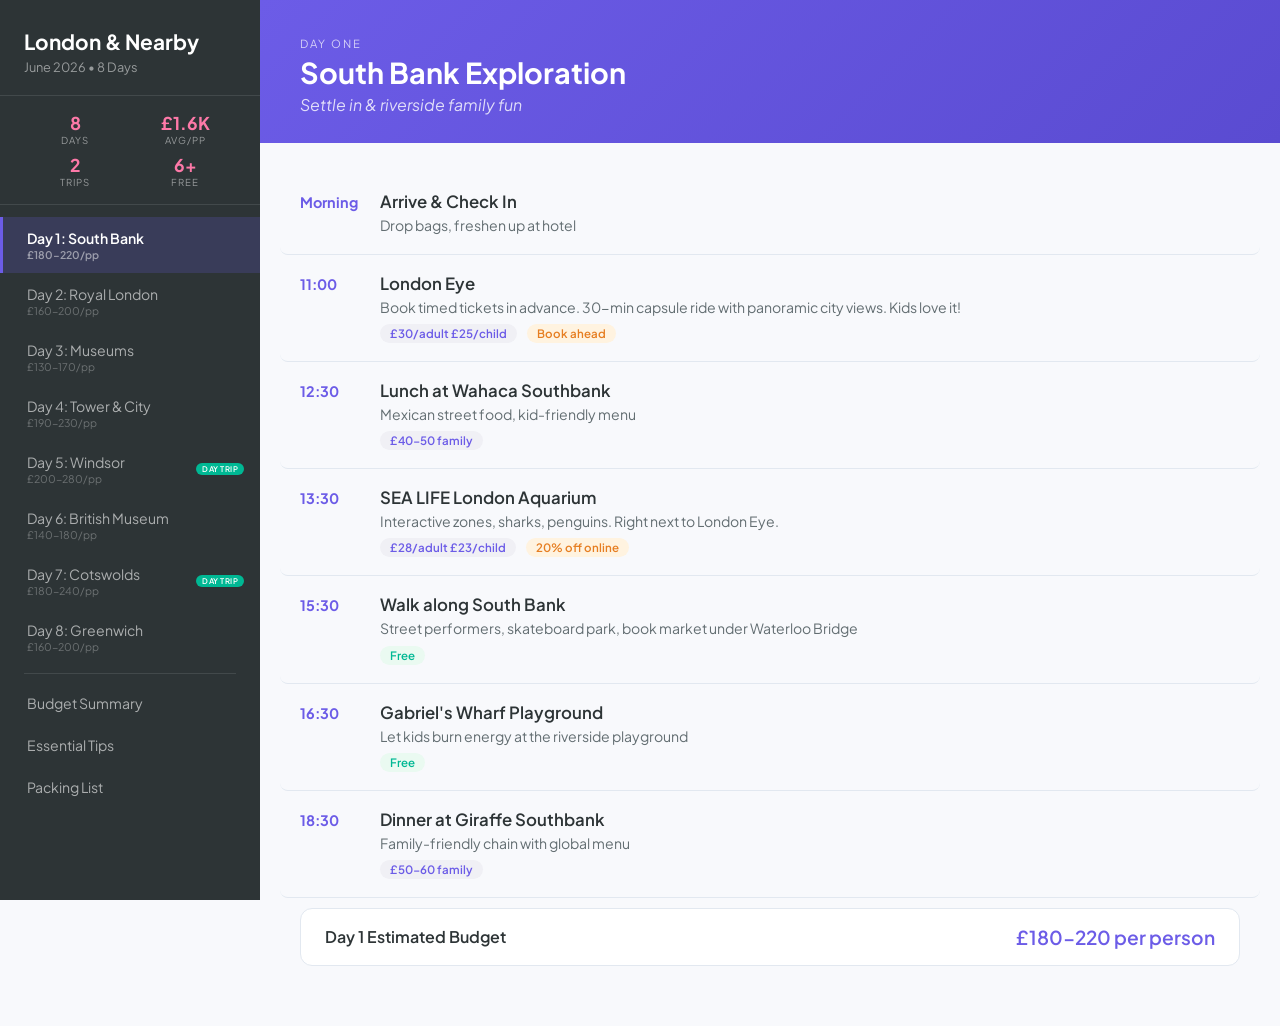
<file: plans/template-previews/3-tabbed-planner.html>
<!DOCTYPE html>
<html lang="en">
<head>
<meta charset="UTF-8">
<meta name="viewport" content="width=device-width, initial-scale=1.0">
<title>Template 3: Clean Tabbed Planner</title>
<style>
  @import url('https://fonts.googleapis.com/css2?family=Plus+Jakarta+Sans:wght@300;400;500;600;700&display=swap');
  :root {
    --primary: #6c5ce7;
    --primary-dark: #5a4bd1;
    --accent: #fd79a8;
    --green: #00b894;
    --bg: #f8f9fc;
    --card: #ffffff;
    --text: #2d3436;
    --muted: #636e72;
    --border: #e2e8f0;
    --sidebar: #2d3436;
  }
  * { margin: 0; padding: 0; box-sizing: border-box; }
  body { font-family: 'Plus Jakarta Sans', sans-serif; background: var(--bg); color: var(--text); }

  .app-layout { display: flex; min-height: 100vh; }

  /* Sidebar */
  .sidebar {
    width: 260px;
    min-width: 260px;
    background: var(--sidebar);
    color: white;
    position: fixed;
    top: 0; left: 0; bottom: 0;
    display: flex; flex-direction: column;
    overflow-y: auto;
  }
  .sidebar-header {
    padding: 28px 24px 20px;
    border-bottom: 1px solid rgba(255,255,255,0.1);
  }
  .sidebar-header h1 { font-size: 1.3em; font-weight: 700; }
  .sidebar-header .sub { font-size: 0.8em; opacity: 0.5; margin-top: 4px; }
  .sidebar-stats {
    display: grid; grid-template-columns: 1fr 1fr;
    gap: 8px; padding: 16px 24px;
    border-bottom: 1px solid rgba(255,255,255,0.1);
  }
  .sidebar-stat { text-align: center; }
  .sidebar-stat .num { font-size: 1.1em; font-weight: 700; color: var(--accent); }
  .sidebar-stat .label { font-size: 0.6em; text-transform: uppercase; letter-spacing: 1px; opacity: 0.5; }

  .tab-list { padding: 12px 0; flex: 1; }
  .tab {
    display: block; padding: 12px 24px;
    text-decoration: none; color: rgba(255,255,255,0.6);
    font-size: 0.88em; cursor: pointer;
    border-left: 3px solid transparent;
    transition: all 0.2s;
    position: relative;
  }
  .tab:hover { background: rgba(255,255,255,0.05); color: white; }
  .tab.active {
    background: rgba(108,92,231,0.2);
    border-left-color: var(--primary);
    color: white;
    font-weight: 600;
  }
  .tab .tab-budget { font-size: 0.75em; opacity: 0.5; display: block; margin-top: 1px; }
  .tab.day-trip::after {
    content: 'DAY TRIP';
    font-size: 0.55em;
    background: var(--green);
    color: white;
    padding: 1px 6px;
    border-radius: 8px;
    position: absolute;
    right: 16px;
    top: 50%;
    transform: translateY(-50%);
    font-weight: 600;
    letter-spacing: 0.5px;
  }

  .tab-divider {
    height: 1px; background: rgba(255,255,255,0.1);
    margin: 8px 24px;
  }

  /* Main */
  .main-panel {
    margin-left: 260px;
    flex: 1;
    padding: 0;
  }

  /* Day content */
  .day-content { display: none; }
  .day-content.active { display: block; }

  .day-banner {
    background: linear-gradient(135deg, var(--primary), var(--primary-dark));
    color: white;
    padding: 36px 40px 28px;
  }
  .day-banner.day-trip { background: linear-gradient(135deg, var(--green), #00cec9); }
  .day-banner .day-label { font-size: 0.7em; text-transform: uppercase; letter-spacing: 2px; opacity: 0.7; }
  .day-banner h2 { font-size: 1.8em; font-weight: 700; margin: 4px 0; }
  .day-banner .theme { font-style: italic; opacity: 0.8; }

  .day-schedule { padding: 30px 40px; }

  .schedule-item {
    display: flex;
    gap: 20px;
    padding: 18px 0;
    border-bottom: 1px solid var(--border);
    transition: background 0.15s;
    margin: 0 -20px;
    padding-left: 20px;
    padding-right: 20px;
    border-radius: 8px;
  }
  .schedule-item:hover { background: white; box-shadow: 0 1px 6px rgba(0,0,0,0.04); }
  .schedule-item:last-child { border-bottom: none; }

  .schedule-time {
    min-width: 60px;
    font-weight: 700;
    color: var(--primary);
    font-size: 0.9em;
    padding-top: 2px;
  }
  .schedule-body { flex: 1; }
  .schedule-name { font-weight: 600; font-size: 1.05em; margin-bottom: 3px; }
  .schedule-details { color: var(--muted); font-size: 0.88em; line-height: 1.5; }
  .schedule-meta { margin-top: 6px; display: flex; gap: 10px; }
  .schedule-badge {
    display: inline-block;
    font-size: 0.72em;
    font-weight: 600;
    padding: 2px 10px;
    border-radius: 10px;
  }
  .badge-cost { background: #f0f0f5; color: var(--primary); }
  .badge-free { background: #eafaf1; color: var(--green); }
  .badge-tip { background: #fff3e0; color: #e67e22; }

  .day-budget-summary {
    margin: 10px 0 30px;
    padding: 16px 24px;
    background: white;
    border: 1px solid var(--border);
    border-radius: 12px;
    display: flex;
    justify-content: space-between;
    align-items: center;
    font-weight: 600;
  }
  .day-budget-summary .amount { font-size: 1.2em; color: var(--primary); }

  /* Tips/Budget/Packing panels */
  .info-panel { padding: 30px 40px; }
  .info-panel h2 { font-size: 1.4em; color: var(--primary); margin-bottom: 20px; }

  .info-card {
    background: white;
    border: 1px solid var(--border);
    border-radius: 12px;
    padding: 24px;
    margin-bottom: 16px;
  }
  .info-card h3 { color: var(--primary-dark); font-size: 1em; margin-bottom: 10px; }
  .info-card ul { padding-left: 18px; }
  .info-card li { padding: 3px 0; font-size: 0.9em; }

  .budget-table { width: 100%; border-collapse: collapse; }
  .budget-table th { background: var(--primary); color: white; padding: 10px 16px; text-align: left; font-size: 0.85em; border-radius: 0; }
  .budget-table th:first-child { border-radius: 8px 0 0 0; }
  .budget-table th:last-child { border-radius: 0 8px 0 0; }
  .budget-table td { padding: 10px 16px; border-bottom: 1px solid var(--border); }
  .budget-table tr:last-child td { font-weight: 700; background: var(--bg); }

  .checklist label { display: block; padding: 6px 0; cursor: pointer; font-size: 0.9em; }
  .checklist input { margin-right: 10px; accent-color: var(--primary); }

  @media (max-width: 768px) {
    .sidebar { display: none; }
    .main-panel { margin-left: 0; }
  }
</style>
</head>
<body>

<div class="app-layout">
  <nav class="sidebar">
    <div class="sidebar-header">
      <h1>London &amp; Nearby</h1>
      <div class="sub">June 2026 &bull; 8 Days</div>
    </div>
    <div class="sidebar-stats">
      <div class="sidebar-stat"><div class="num">8</div><div class="label">Days</div></div>
      <div class="sidebar-stat"><div class="num">&pound;1.6K</div><div class="label">Avg/pp</div></div>
      <div class="sidebar-stat"><div class="num">2</div><div class="label">Trips</div></div>
      <div class="sidebar-stat"><div class="num">6+</div><div class="label">Free</div></div>
    </div>
    <div class="tab-list">
      <a class="tab active" onclick="showDay('day1', this)">Day 1: South Bank<span class="tab-budget">&pound;180-220/pp</span></a>
      <a class="tab" onclick="showDay('day2', this)">Day 2: Royal London<span class="tab-budget">&pound;160-200/pp</span></a>
      <a class="tab" onclick="showDay('day3', this)">Day 3: Museums<span class="tab-budget">&pound;130-170/pp</span></a>
      <a class="tab" onclick="showDay('day4', this)">Day 4: Tower &amp; City<span class="tab-budget">&pound;190-230/pp</span></a>
      <a class="tab day-trip" onclick="showDay('day5', this)">Day 5: Windsor<span class="tab-budget">&pound;200-280/pp</span></a>
      <a class="tab" onclick="showDay('day6', this)">Day 6: British Museum<span class="tab-budget">&pound;140-180/pp</span></a>
      <a class="tab day-trip" onclick="showDay('day7', this)">Day 7: Cotswolds<span class="tab-budget">&pound;180-240/pp</span></a>
      <a class="tab" onclick="showDay('day8', this)">Day 8: Greenwich<span class="tab-budget">&pound;160-200/pp</span></a>
      <div class="tab-divider"></div>
      <a class="tab" onclick="showDay('budget', this)">Budget Summary</a>
      <a class="tab" onclick="showDay('tips', this)">Essential Tips</a>
      <a class="tab" onclick="showDay('packing', this)">Packing List</a>
    </div>
  </nav>

  <div class="main-panel">

    <!-- Day 1 -->
    <div class="day-content active" id="day1">
      <div class="day-banner">
        <div class="day-label">Day One</div>
        <h2>South Bank Exploration</h2>
        <div class="theme">Settle in &amp; riverside family fun</div>
      </div>
      <div class="day-schedule">
        <div class="schedule-item">
          <div class="schedule-time">Morning</div>
          <div class="schedule-body">
            <div class="schedule-name">Arrive &amp; Check In</div>
            <div class="schedule-details">Drop bags, freshen up at hotel</div>
          </div>
        </div>
        <div class="schedule-item">
          <div class="schedule-time">11:00</div>
          <div class="schedule-body">
            <div class="schedule-name">London Eye</div>
            <div class="schedule-details">Book timed tickets in advance. 30-min capsule ride with panoramic city views. Kids love it!</div>
            <div class="schedule-meta">
              <span class="schedule-badge badge-cost">&pound;30/adult &pound;25/child</span>
              <span class="schedule-badge badge-tip">Book ahead</span>
            </div>
          </div>
        </div>
        <div class="schedule-item">
          <div class="schedule-time">12:30</div>
          <div class="schedule-body">
            <div class="schedule-name">Lunch at Wahaca Southbank</div>
            <div class="schedule-details">Mexican street food, kid-friendly menu</div>
            <div class="schedule-meta">
              <span class="schedule-badge badge-cost">&pound;40-50 family</span>
            </div>
          </div>
        </div>
        <div class="schedule-item">
          <div class="schedule-time">13:30</div>
          <div class="schedule-body">
            <div class="schedule-name">SEA LIFE London Aquarium</div>
            <div class="schedule-details">Interactive zones, sharks, penguins. Right next to London Eye.</div>
            <div class="schedule-meta">
              <span class="schedule-badge badge-cost">&pound;28/adult &pound;23/child</span>
              <span class="schedule-badge badge-tip">20% off online</span>
            </div>
          </div>
        </div>
        <div class="schedule-item">
          <div class="schedule-time">15:30</div>
          <div class="schedule-body">
            <div class="schedule-name">Walk along South Bank</div>
            <div class="schedule-details">Street performers, skateboard park, book market under Waterloo Bridge</div>
            <div class="schedule-meta"><span class="schedule-badge badge-free">Free</span></div>
          </div>
        </div>
        <div class="schedule-item">
          <div class="schedule-time">16:30</div>
          <div class="schedule-body">
            <div class="schedule-name">Gabriel's Wharf Playground</div>
            <div class="schedule-details">Let kids burn energy at the riverside playground</div>
            <div class="schedule-meta"><span class="schedule-badge badge-free">Free</span></div>
          </div>
        </div>
        <div class="schedule-item">
          <div class="schedule-time">18:30</div>
          <div class="schedule-body">
            <div class="schedule-name">Dinner at Giraffe Southbank</div>
            <div class="schedule-details">Family-friendly chain with global menu</div>
            <div class="schedule-meta"><span class="schedule-badge badge-cost">&pound;50-60 family</span></div>
          </div>
        </div>
        <div class="day-budget-summary">
          <span>Day 1 Estimated Budget</span>
          <span class="amount">&pound;180-220 per person</span>
        </div>
      </div>
    </div>

    <!-- Day 2 -->
    <div class="day-content" id="day2">
      <div class="day-banner">
        <div class="day-label">Day Two</div>
        <h2>Royal London &amp; Parks</h2>
        <div class="theme">Palaces, guards, and green spaces</div>
      </div>
      <div class="day-schedule">
        <div class="schedule-item">
          <div class="schedule-time">9:30</div>
          <div class="schedule-body">
            <div class="schedule-name">Changing of the Guard</div>
            <div class="schedule-details">Buckingham Palace gates. Starts 11:00 - arrive 30 min early for good spot</div>
            <div class="schedule-meta"><span class="schedule-badge badge-free">Free</span></div>
          </div>
        </div>
        <div class="schedule-item">
          <div class="schedule-time">11:30</div>
          <div class="schedule-body">
            <div class="schedule-name">St James's Park</div>
            <div class="schedule-details">Pelicans fed daily at 14:30, explore the lake, spot wildlife</div>
            <div class="schedule-meta"><span class="schedule-badge badge-free">Free</span></div>
          </div>
        </div>
        <div class="schedule-item">
          <div class="schedule-time">14:30</div>
          <div class="schedule-body">
            <div class="schedule-name">Westminster Abbey</div>
            <div class="schedule-details">Magnificent interior, Poets' Corner. Kids under 6 free</div>
            <div class="schedule-meta"><span class="schedule-badge badge-cost">&pound;27/adult &pound;12/child</span></div>
          </div>
        </div>
        <div class="schedule-item">
          <div class="schedule-time">16:00</div>
          <div class="schedule-body">
            <div class="schedule-name">Diana Memorial Playground</div>
            <div class="schedule-details">Hyde Park. Pirate ship! One of London's best playgrounds</div>
            <div class="schedule-meta"><span class="schedule-badge badge-free">Free</span></div>
          </div>
        </div>
        <div class="day-budget-summary">
          <span>Day 2 Estimated Budget</span>
          <span class="amount">&pound;160-200 per person</span>
        </div>
      </div>
    </div>

    <!-- Day 5 (Day Trip) -->
    <div class="day-content" id="day5">
      <div class="day-banner day-trip">
        <div class="day-label">Day Five &bull; Day Trip</div>
        <h2>Windsor Castle</h2>
        <div class="theme">The King's weekend home</div>
      </div>
      <div class="day-schedule">
        <div class="schedule-item">
          <div class="schedule-time">8:30</div>
          <div class="schedule-body">
            <div class="schedule-name">Train from Paddington</div>
            <div class="schedule-details">Direct to Windsor &amp; Eton Central, ~30 min</div>
            <div class="schedule-meta"><span class="schedule-badge badge-cost">&pound;12-15 return</span></div>
          </div>
        </div>
        <div class="schedule-item">
          <div class="schedule-time">9:30</div>
          <div class="schedule-body">
            <div class="schedule-name">Windsor Castle</div>
            <div class="schedule-details">State Apartments, Queen Mary's Dolls' House, St George's Chapel. Audio guides included.</div>
            <div class="schedule-meta"><span class="schedule-badge badge-cost">&pound;30/adult &pound;16.50/child</span></div>
          </div>
        </div>
        <div class="schedule-item">
          <div class="schedule-time">15:00</div>
          <div class="schedule-body">
            <div class="schedule-name">Legoland Windsor (Option A)</div>
            <div class="schedule-details">Rides, building zones, Miniland. Book in advance!</div>
            <div class="schedule-meta"><span class="schedule-badge badge-cost">&pound;45/person</span></div>
          </div>
        </div>
        <div class="day-budget-summary">
          <span>Day 5 Estimated Budget</span>
          <span class="amount">&pound;200-280 per person</span>
        </div>
      </div>
    </div>

    <!-- Placeholder for other days -->
    <div class="day-content" id="day3"><div class="day-banner"><div class="day-label">Day Three</div><h2>Museum Day - South Kensington</h2><div class="theme">Dinosaurs, space, and interactive science</div></div><div class="day-schedule"><p style="color:var(--muted);padding:40px;text-align:center;font-style:italic;">Full schedule follows same pattern as above...</p></div></div>
    <div class="day-content" id="day4"><div class="day-banner"><div class="day-label">Day Four</div><h2>Tower of London &amp; City</h2><div class="theme">Knights, castles, and crown jewels</div></div><div class="day-schedule"><p style="color:var(--muted);padding:40px;text-align:center;font-style:italic;">Full schedule follows same pattern as above...</p></div></div>
    <div class="day-content" id="day6"><div class="day-banner"><div class="day-label">Day Six</div><h2>British Museum, Covent Garden &amp; Camden</h2><div class="theme">Ancient treasures &amp; canal-side markets</div></div><div class="day-schedule"><p style="color:var(--muted);padding:40px;text-align:center;font-style:italic;">Full schedule follows same pattern as above...</p></div></div>
    <div class="day-content" id="day7"><div class="day-banner day-trip"><div class="day-label">Day Seven &bull; Day Trip</div><h2>Cotswolds</h2><div class="theme">Storybook English countryside</div></div><div class="day-schedule"><p style="color:var(--muted);padding:40px;text-align:center;font-style:italic;">Full schedule follows same pattern as above...</p></div></div>
    <div class="day-content" id="day8"><div class="day-banner"><div class="day-label">Day Eight</div><h2>Greenwich &amp; Departure</h2><div class="theme">Maritime history &amp; final adventures</div></div><div class="day-schedule"><p style="color:var(--muted);padding:40px;text-align:center;font-style:italic;">Full schedule follows same pattern as above...</p></div></div>

    <!-- Budget -->
    <div class="day-content" id="budget">
      <div class="info-panel">
        <h2>Budget Summary</h2>
        <div class="info-card">
          <table class="budget-table">
            <thead><tr><th>Category</th><th>Estimated Cost</th></tr></thead>
            <tbody>
              <tr><td>Accommodation (7 nights)</td><td>&pound;700-1,000</td></tr>
              <tr><td>Attractions &amp; entry fees</td><td>&pound;200-280</td></tr>
              <tr><td>Food &amp; dining</td><td>&pound;280-380</td></tr>
              <tr><td>Transport</td><td>&pound;80-120</td></tr>
              <tr><td>Day trips</td><td>&pound;60-100</td></tr>
              <tr><td><strong>Total per person</strong></td><td><strong>&pound;1,370-1,980</strong></td></tr>
            </tbody>
          </table>
        </div>
      </div>
    </div>

    <!-- Tips -->
    <div class="day-content" id="tips">
      <div class="info-panel">
        <h2>Essential Tips</h2>
        <div class="info-card">
          <h3>Transport</h3>
          <ul>
            <li><strong>Kids under 11</strong> travel FREE on Tube/bus</li>
            <li><strong>Family &amp; Friends Railcard</strong> (&pound;30) - saves 1/3 on train fares</li>
            <li><strong>Thames Clippers</strong> accept contactless</li>
          </ul>
        </div>
        <div class="info-card">
          <h3>June Weather</h3>
          <ul>
            <li>Daylight: Sunrise ~4:45, sunset ~21:20</li>
            <li>Average 15-22&deg;C, pack layers + rain jacket</li>
          </ul>
        </div>
      </div>
    </div>

    <!-- Packing -->
    <div class="day-content" id="packing">
      <div class="info-panel">
        <h2>Packing Checklist</h2>
        <div class="info-card">
          <div class="checklist">
            <label><input type="checkbox"> Comfortable walking shoes</label>
            <label><input type="checkbox"> Light rain jacket / umbrella</label>
            <label><input type="checkbox"> Layers (cool mornings, warm afternoons)</label>
            <label><input type="checkbox"> Sunscreen &amp; sun hats</label>
            <label><input type="checkbox"> Reusable water bottles</label>
            <label><input type="checkbox"> Portable phone charger</label>
            <label><input type="checkbox"> Snacks for kids</label>
            <label><input type="checkbox"> Travel card games</label>
          </div>
        </div>
      </div>
    </div>

  </div>
</div>

<script>
function showDay(id, tab) {
  document.querySelectorAll('.day-content').forEach(el => el.classList.remove('active'));
  document.querySelectorAll('.tab').forEach(el => el.classList.remove('active'));
  document.getElementById(id).classList.add('active');
  if (tab) tab.classList.add('active');
}
</script>

</body>
</html>
</file>
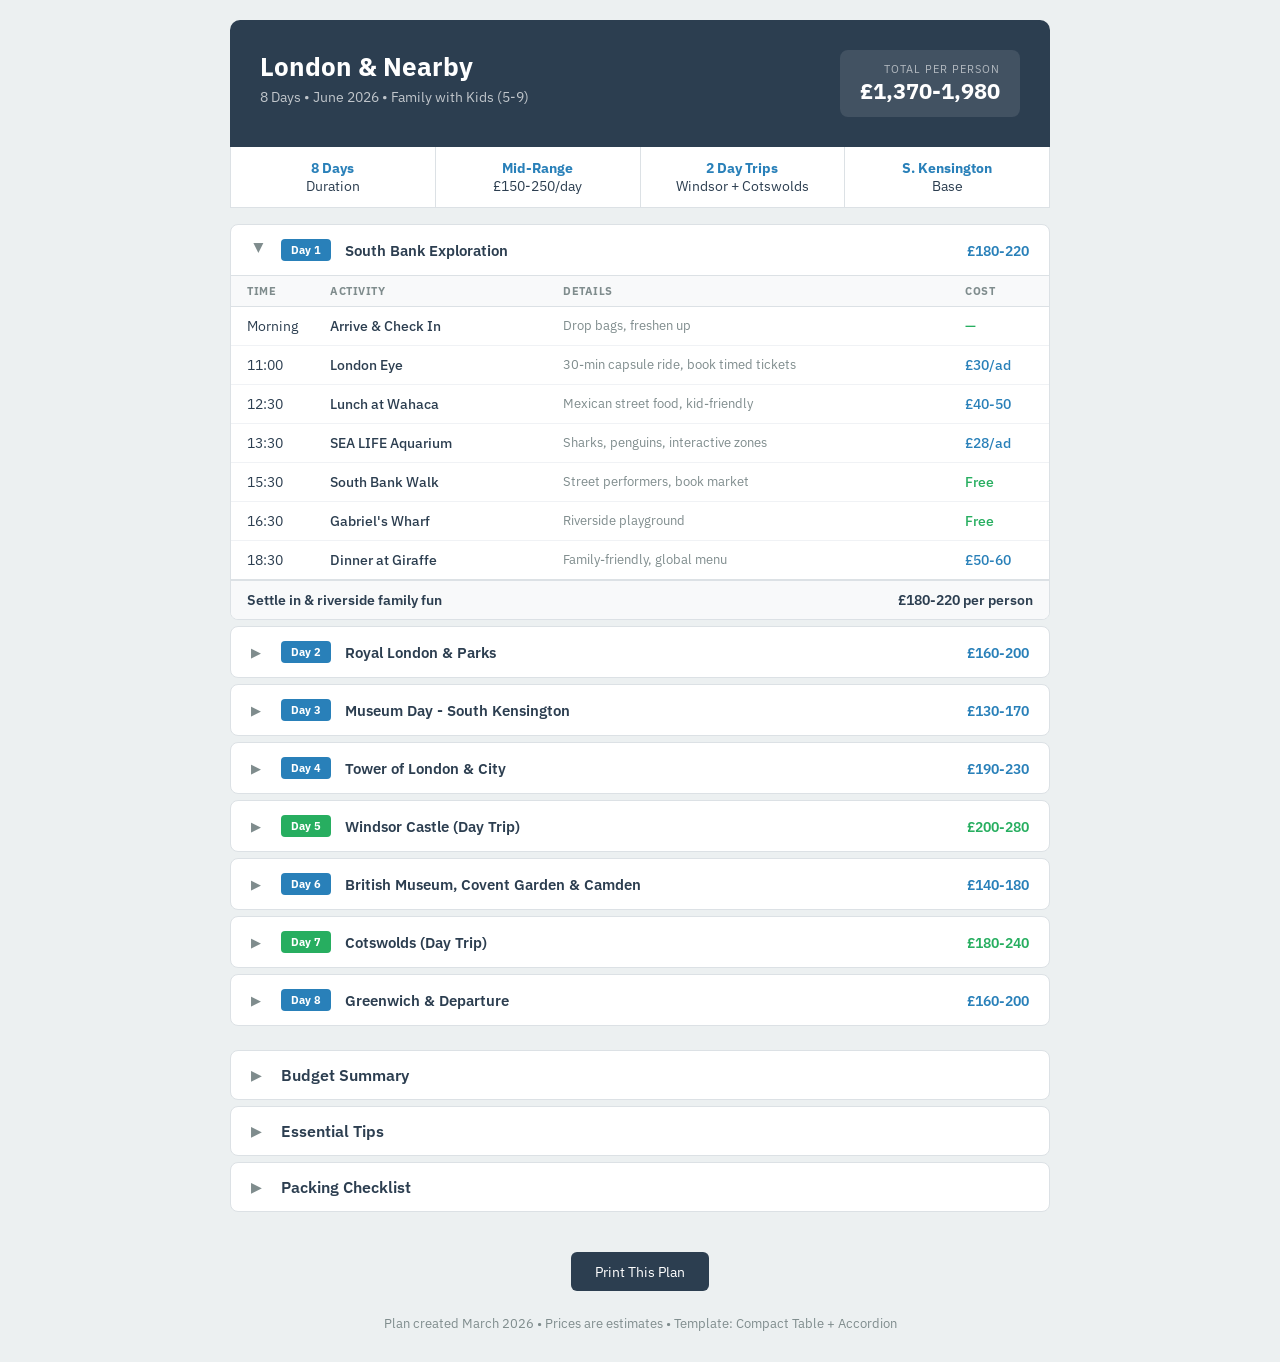
<file: plans/template-previews/4-compact-accordion.html>
<!DOCTYPE html>
<html lang="en">
<head>
<meta charset="UTF-8">
<meta name="viewport" content="width=device-width, initial-scale=1.0">
<title>Template 4: Compact Table + Accordion</title>
<style>
  @import url('https://fonts.googleapis.com/css2?family=IBM+Plex+Sans:wght@300;400;500;600;700&display=swap');
  :root {
    --primary: #2c3e50;
    --blue: #2980b9;
    --green: #27ae60;
    --orange: #f39c12;
    --red: #e74c3c;
    --bg: #ecf0f1;
    --card: #ffffff;
    --text: #2c3e50;
    --muted: #7f8c8d;
    --border: #dce1e5;
  }
  * { margin: 0; padding: 0; box-sizing: border-box; }
  body { font-family: 'IBM Plex Sans', sans-serif; background: var(--bg); color: var(--text); max-width: 860px; margin: 0 auto; padding: 20px; }

  /* Header */
  .header {
    background: var(--primary);
    color: white;
    padding: 30px;
    border-radius: 10px 10px 0 0;
    display: flex;
    justify-content: space-between;
    align-items: flex-start;
  }
  .header h1 { font-size: 1.6em; }
  .header .sub { opacity: 0.7; font-size: 0.9em; margin-top: 4px; }
  .header .total-budget {
    text-align: right;
    background: rgba(255,255,255,0.1);
    padding: 12px 20px;
    border-radius: 8px;
  }
  .header .total-budget .amount { font-size: 1.4em; font-weight: 700; }
  .header .total-budget .label { font-size: 0.7em; text-transform: uppercase; letter-spacing: 1px; opacity: 0.6; }

  /* Quick info bar */
  .info-bar {
    display: flex;
    background: white;
    border: 1px solid var(--border);
    border-top: none;
  }
  .info-bar .item {
    flex: 1;
    text-align: center;
    padding: 12px;
    border-right: 1px solid var(--border);
    font-size: 0.85em;
  }
  .info-bar .item:last-child { border-right: none; }
  .info-bar .item strong { display: block; color: var(--blue); }

  /* Accordion */
  .accordion { margin-top: 16px; }

  .acc-item {
    background: white;
    border: 1px solid var(--border);
    border-radius: 8px;
    margin-bottom: 6px;
    overflow: hidden;
  }

  .acc-header {
    display: flex;
    align-items: center;
    padding: 14px 20px;
    cursor: pointer;
    user-select: none;
    transition: background 0.15s;
    gap: 14px;
  }
  .acc-header:hover { background: #f8f9fa; }

  .acc-arrow {
    font-size: 0.8em;
    color: var(--muted);
    transition: transform 0.2s;
    min-width: 16px;
  }
  .acc-item.open .acc-arrow { transform: rotate(90deg); }

  .acc-day-badge {
    font-size: 0.7em;
    font-weight: 700;
    color: white;
    background: var(--blue);
    padding: 4px 10px;
    border-radius: 4px;
    min-width: 50px;
    text-align: center;
  }
  .acc-item.day-trip .acc-day-badge { background: var(--green); }

  .acc-title { flex: 1; font-weight: 600; font-size: 0.95em; }
  .acc-budget { font-weight: 600; color: var(--blue); font-size: 0.9em; }
  .acc-item.day-trip .acc-budget { color: var(--green); }

  .acc-body {
    display: none;
    border-top: 1px solid var(--border);
  }
  .acc-item.open .acc-body { display: block; }

  /* Table inside accordion */
  .schedule-table {
    width: 100%;
    border-collapse: collapse;
    font-size: 0.88em;
  }
  .schedule-table th {
    background: #f8f9fa;
    padding: 8px 16px;
    text-align: left;
    font-size: 0.75em;
    text-transform: uppercase;
    letter-spacing: 0.5px;
    color: var(--muted);
    border-bottom: 1px solid var(--border);
  }
  .schedule-table td {
    padding: 10px 16px;
    border-bottom: 1px solid #f0f2f5;
    vertical-align: top;
  }
  .schedule-table tr:last-child td { border-bottom: none; }
  .schedule-table tr:hover { background: #fafbfc; }

  .cost-cell { white-space: nowrap; font-weight: 500; }
  .cost-cell.free { color: var(--green); }
  .cost-cell.paid { color: var(--blue); }

  .details-cell { color: var(--muted); font-size: 0.9em; }
  .name-cell { font-weight: 500; }

  .table-footer {
    display: flex;
    justify-content: space-between;
    padding: 10px 16px;
    background: #f8f9fa;
    font-size: 0.85em;
    font-weight: 600;
    color: var(--primary);
    border-top: 2px solid var(--border);
  }

  /* Info sections below */
  .info-sections { margin-top: 24px; }

  .info-acc-item {
    background: white;
    border: 1px solid var(--border);
    border-radius: 8px;
    margin-bottom: 6px;
    overflow: hidden;
  }
  .info-acc-header {
    display: flex;
    align-items: center;
    padding: 14px 20px;
    cursor: pointer;
    gap: 14px;
    font-weight: 600;
  }
  .info-acc-header:hover { background: #f8f9fa; }
  .info-acc-body { display: none; padding: 16px 20px; border-top: 1px solid var(--border); }
  .info-acc-item.open .info-acc-body { display: block; }
  .info-acc-item.open .acc-arrow { transform: rotate(90deg); }

  .budget-table { width: 100%; border-collapse: collapse; }
  .budget-table th { background: var(--primary); color: white; padding: 8px 16px; text-align: left; font-size: 0.85em; }
  .budget-table td { padding: 8px 16px; border-bottom: 1px solid var(--border); font-size: 0.9em; }
  .budget-table tr:last-child { font-weight: 700; background: #f8f9fa; }

  .tips-list { padding-left: 18px; }
  .tips-list li { padding: 4px 0; font-size: 0.9em; }

  .checklist label { display: flex; align-items: center; padding: 5px 0; cursor: pointer; font-size: 0.9em; gap: 8px; }
  .checklist input { accent-color: var(--blue); }

  /* Print */
  .print-btn {
    display: inline-block;
    margin-top: 20px;
    padding: 10px 24px;
    background: var(--primary);
    color: white;
    border: none;
    border-radius: 6px;
    cursor: pointer;
    font-family: inherit;
    font-size: 0.9em;
  }
  .print-btn:hover { opacity: 0.9; }

  footer { text-align: center; color: var(--muted); font-size: 0.8em; padding: 24px 0 10px; }

  @media print {
    .acc-body, .info-acc-body { display: block !important; }
    .print-btn { display: none; }
    body { background: white; }
  }
</style>
</head>
<body>

<div class="header">
  <div>
    <h1>London &amp; Nearby</h1>
    <div class="sub">8 Days &bull; June 2026 &bull; Family with Kids (5-9)</div>
  </div>
  <div class="total-budget">
    <div class="label">Total per person</div>
    <div class="amount">&pound;1,370-1,980</div>
  </div>
</div>

<div class="info-bar">
  <div class="item"><strong>8 Days</strong>Duration</div>
  <div class="item"><strong>Mid-Range</strong>&pound;150-250/day</div>
  <div class="item"><strong>2 Day Trips</strong>Windsor + Cotswolds</div>
  <div class="item"><strong>S. Kensington</strong>Base</div>
</div>

<div class="accordion">

  <!-- Day 1 -->
  <div class="acc-item open">
    <div class="acc-header" onclick="this.parentElement.classList.toggle('open')">
      <span class="acc-arrow">&#9654;</span>
      <span class="acc-day-badge">Day 1</span>
      <span class="acc-title">South Bank Exploration</span>
      <span class="acc-budget">&pound;180-220</span>
    </div>
    <div class="acc-body">
      <table class="schedule-table">
        <thead><tr><th style="width:70px">Time</th><th>Activity</th><th>Details</th><th style="width:100px">Cost</th></tr></thead>
        <tbody>
          <tr><td>Morning</td><td class="name-cell">Arrive &amp; Check In</td><td class="details-cell">Drop bags, freshen up</td><td class="cost-cell free">&mdash;</td></tr>
          <tr><td>11:00</td><td class="name-cell">London Eye</td><td class="details-cell">30-min capsule ride, book timed tickets</td><td class="cost-cell paid">&pound;30/ad</td></tr>
          <tr><td>12:30</td><td class="name-cell">Lunch at Wahaca</td><td class="details-cell">Mexican street food, kid-friendly</td><td class="cost-cell paid">&pound;40-50</td></tr>
          <tr><td>13:30</td><td class="name-cell">SEA LIFE Aquarium</td><td class="details-cell">Sharks, penguins, interactive zones</td><td class="cost-cell paid">&pound;28/ad</td></tr>
          <tr><td>15:30</td><td class="name-cell">South Bank Walk</td><td class="details-cell">Street performers, book market</td><td class="cost-cell free">Free</td></tr>
          <tr><td>16:30</td><td class="name-cell">Gabriel's Wharf</td><td class="details-cell">Riverside playground</td><td class="cost-cell free">Free</td></tr>
          <tr><td>18:30</td><td class="name-cell">Dinner at Giraffe</td><td class="details-cell">Family-friendly, global menu</td><td class="cost-cell paid">&pound;50-60</td></tr>
        </tbody>
      </table>
      <div class="table-footer">
        <span>Settle in &amp; riverside family fun</span>
        <span>&pound;180-220 per person</span>
      </div>
    </div>
  </div>

  <!-- Day 2 -->
  <div class="acc-item">
    <div class="acc-header" onclick="this.parentElement.classList.toggle('open')">
      <span class="acc-arrow">&#9654;</span>
      <span class="acc-day-badge">Day 2</span>
      <span class="acc-title">Royal London &amp; Parks</span>
      <span class="acc-budget">&pound;160-200</span>
    </div>
    <div class="acc-body">
      <table class="schedule-table">
        <thead><tr><th style="width:70px">Time</th><th>Activity</th><th>Details</th><th style="width:100px">Cost</th></tr></thead>
        <tbody>
          <tr><td>9:30</td><td class="name-cell">Changing of the Guard</td><td class="details-cell">Buckingham Palace, arrive 30 min early</td><td class="cost-cell free">Free</td></tr>
          <tr><td>11:30</td><td class="name-cell">St James's Park</td><td class="details-cell">Pelicans, lake, wildlife</td><td class="cost-cell free">Free</td></tr>
          <tr><td>12:30</td><td class="name-cell">Lunch at The Mall Cafe</td><td class="details-cell">In St James's Park</td><td class="cost-cell paid">&pound;35-45</td></tr>
          <tr><td>14:30</td><td class="name-cell">Westminster Abbey</td><td class="details-cell">Poets' Corner, kids under 6 free</td><td class="cost-cell paid">&pound;27/ad</td></tr>
          <tr><td>16:00</td><td class="name-cell">Diana Playground</td><td class="details-cell">Pirate ship! Best playground in London</td><td class="cost-cell free">Free</td></tr>
          <tr><td>18:30</td><td class="name-cell">Honest Burgers</td><td class="details-cell">Famous rosemary fries</td><td class="cost-cell paid">&pound;45-55</td></tr>
        </tbody>
      </table>
      <div class="table-footer">
        <span>Palaces, guards, and green spaces</span>
        <span>&pound;160-200 per person</span>
      </div>
    </div>
  </div>

  <!-- Day 3 -->
  <div class="acc-item">
    <div class="acc-header" onclick="this.parentElement.classList.toggle('open')">
      <span class="acc-arrow">&#9654;</span>
      <span class="acc-day-badge">Day 3</span>
      <span class="acc-title">Museum Day - South Kensington</span>
      <span class="acc-budget">&pound;130-170</span>
    </div>
    <div class="acc-body">
      <table class="schedule-table">
        <thead><tr><th style="width:70px">Time</th><th>Activity</th><th>Details</th><th style="width:100px">Cost</th></tr></thead>
        <tbody>
          <tr><td>9:30</td><td class="name-cell">Natural History Museum</td><td class="details-cell">Dinosaurs, blue whale, earthquake simulator</td><td class="cost-cell free">Free</td></tr>
          <tr><td>12:00</td><td class="name-cell">V&amp;A Cafe</td><td class="details-cell">Victorian tiled cafe</td><td class="cost-cell paid">&pound;35-45</td></tr>
          <tr><td>13:00</td><td class="name-cell">Science Museum</td><td class="details-cell">Wonderlab interactive gallery</td><td class="cost-cell paid">&pound;10/pp</td></tr>
          <tr><td>15:30</td><td class="name-cell">Oddono's Gelati</td><td class="details-cell">Ice cream break</td><td class="cost-cell paid">&pound;5-8</td></tr>
          <tr><td>18:30</td><td class="name-cell">Pizza Pilgrims</td><td class="details-cell">Kids love the pizza oven</td><td class="cost-cell paid">&pound;40-50</td></tr>
        </tbody>
      </table>
      <div class="table-footer">
        <span>Dinosaurs, space, and interactive science</span>
        <span>&pound;130-170 per person</span>
      </div>
    </div>
  </div>

  <!-- Day 4 -->
  <div class="acc-item">
    <div class="acc-header" onclick="this.parentElement.classList.toggle('open')">
      <span class="acc-arrow">&#9654;</span>
      <span class="acc-day-badge">Day 4</span>
      <span class="acc-title">Tower of London &amp; City</span>
      <span class="acc-budget">&pound;190-230</span>
    </div>
    <div class="acc-body">
      <table class="schedule-table">
        <thead><tr><th style="width:70px">Time</th><th>Activity</th><th>Details</th><th style="width:100px">Cost</th></tr></thead>
        <tbody>
          <tr><td>9:00</td><td class="name-cell">Tower of London</td><td class="details-cell">Crown Jewels, Yeoman tours, armor</td><td class="cost-cell paid">&pound;33/ad</td></tr>
          <tr><td>12:30</td><td class="name-cell">St Katharine Docks</td><td class="details-cell">Lunch by the marina</td><td class="cost-cell paid">&pound;45-55</td></tr>
          <tr><td>13:30</td><td class="name-cell">Tower Bridge</td><td class="details-cell">Glass floor walkway!</td><td class="cost-cell paid">&pound;12/ad</td></tr>
          <tr><td>15:00</td><td class="name-cell">HMS Belfast</td><td class="details-cell">WWII warship to explore</td><td class="cost-cell paid">&pound;26/ad</td></tr>
          <tr><td>18:30</td><td class="name-cell">Tas Restaurant</td><td class="details-cell">Turkish, kid-friendly</td><td class="cost-cell paid">&pound;45-55</td></tr>
        </tbody>
      </table>
      <div class="table-footer">
        <span>Knights, castles, and crown jewels</span>
        <span>&pound;190-230 per person</span>
      </div>
    </div>
  </div>

  <!-- Day 5 -->
  <div class="acc-item day-trip">
    <div class="acc-header" onclick="this.parentElement.classList.toggle('open')">
      <span class="acc-arrow">&#9654;</span>
      <span class="acc-day-badge">Day 5</span>
      <span class="acc-title">Windsor Castle (Day Trip)</span>
      <span class="acc-budget">&pound;200-280</span>
    </div>
    <div class="acc-body">
      <table class="schedule-table">
        <thead><tr><th style="width:70px">Time</th><th>Activity</th><th>Details</th><th style="width:100px">Cost</th></tr></thead>
        <tbody>
          <tr><td>8:30</td><td class="name-cell">Train from Paddington</td><td class="details-cell">Direct, ~30 min</td><td class="cost-cell paid">&pound;12-15</td></tr>
          <tr><td>9:30</td><td class="name-cell">Windsor Castle</td><td class="details-cell">State Apartments, Dolls' House, Chapel</td><td class="cost-cell paid">&pound;30/ad</td></tr>
          <tr><td>13:00</td><td class="name-cell">Lunch in Windsor</td><td class="details-cell">Cote Brasserie or Bill's</td><td class="cost-cell paid">&pound;45-55</td></tr>
          <tr><td>15:00</td><td class="name-cell">Legoland (Option A)</td><td class="details-cell">Rides, Miniland, building zones</td><td class="cost-cell paid">&pound;45/pp</td></tr>
          <tr><td>16:30</td><td class="name-cell">Eton town walk</td><td class="details-cell">Famous college, High Street</td><td class="cost-cell free">Free</td></tr>
        </tbody>
      </table>
      <div class="table-footer">
        <span>The King's weekend home</span>
        <span>&pound;200-280 per person</span>
      </div>
    </div>
  </div>

  <!-- Day 6 -->
  <div class="acc-item">
    <div class="acc-header" onclick="this.parentElement.classList.toggle('open')">
      <span class="acc-arrow">&#9654;</span>
      <span class="acc-day-badge">Day 6</span>
      <span class="acc-title">British Museum, Covent Garden &amp; Camden</span>
      <span class="acc-budget">&pound;140-180</span>
    </div>
    <div class="acc-body">
      <table class="schedule-table">
        <thead><tr><th style="width:70px">Time</th><th>Activity</th><th>Details</th><th style="width:100px">Cost</th></tr></thead>
        <tbody>
          <tr><td>9:30</td><td class="name-cell">British Museum</td><td class="details-cell">Mummies, Rosetta Stone, Samurai armor</td><td class="cost-cell free">Free</td></tr>
          <tr><td>12:00</td><td class="name-cell">Covent Garden lunch</td><td class="details-cell">Shake Shack or Homeslice</td><td class="cost-cell paid">&pound;40-50</td></tr>
          <tr><td>14:00</td><td class="name-cell">Transport Museum</td><td class="details-cell">Vintage buses, kids under 18 free</td><td class="cost-cell paid">&pound;20/ad</td></tr>
          <tr><td>16:00</td><td class="name-cell">Canal walk to Camden</td><td class="details-cell">Houseboats, locks, street art</td><td class="cost-cell free">Free</td></tr>
          <tr><td>18:30</td><td class="name-cell">Camden Market dinner</td><td class="details-cell">Dozens of cuisines</td><td class="cost-cell paid">&pound;35-45</td></tr>
        </tbody>
      </table>
      <div class="table-footer">
        <span>Ancient treasures &amp; canal-side markets</span>
        <span>&pound;140-180 per person</span>
      </div>
    </div>
  </div>

  <!-- Day 7 -->
  <div class="acc-item day-trip">
    <div class="acc-header" onclick="this.parentElement.classList.toggle('open')">
      <span class="acc-arrow">&#9654;</span>
      <span class="acc-day-badge">Day 7</span>
      <span class="acc-title">Cotswolds (Day Trip)</span>
      <span class="acc-budget">&pound;180-240</span>
    </div>
    <div class="acc-body">
      <table class="schedule-table">
        <thead><tr><th style="width:70px">Time</th><th>Activity</th><th>Details</th><th style="width:100px">Cost</th></tr></thead>
        <tbody>
          <tr><td>8:00</td><td class="name-cell">Car hire / guided tour</td><td class="details-cell">1.5 hr drive</td><td class="cost-cell paid">&pound;50-80</td></tr>
          <tr><td>10:00</td><td class="name-cell">Bourton-on-the-Water</td><td class="details-cell">Kids paddle, Model Village, Birdland</td><td class="cost-cell paid">&pound;5-12</td></tr>
          <tr><td>13:30</td><td class="name-cell">Bibury</td><td class="details-cell">Arlington Row, Trout Farm</td><td class="cost-cell paid">&pound;6/pp</td></tr>
          <tr><td>15:00</td><td class="name-cell">Stow-on-the-Wold</td><td class="details-cell">Tree-framed door, antique shops</td><td class="cost-cell free">Free</td></tr>
        </tbody>
      </table>
      <div class="table-footer">
        <span>Storybook English countryside</span>
        <span>&pound;180-240 per person</span>
      </div>
    </div>
  </div>

  <!-- Day 8 -->
  <div class="acc-item">
    <div class="acc-header" onclick="this.parentElement.classList.toggle('open')">
      <span class="acc-arrow">&#9654;</span>
      <span class="acc-day-badge">Day 8</span>
      <span class="acc-title">Greenwich &amp; Departure</span>
      <span class="acc-budget">&pound;160-200</span>
    </div>
    <div class="acc-body">
      <table class="schedule-table">
        <thead><tr><th style="width:70px">Time</th><th>Activity</th><th>Details</th><th style="width:100px">Cost</th></tr></thead>
        <tbody>
          <tr><td>9:00</td><td class="name-cell">Thames Clipper</td><td class="details-cell">Scenic 30-min river bus ride</td><td class="cost-cell paid">&pound;8/ad</td></tr>
          <tr><td>9:45</td><td class="name-cell">Cutty Sark</td><td class="details-cell">Famous tea clipper ship</td><td class="cost-cell paid">&pound;16/ad</td></tr>
          <tr><td>11:00</td><td class="name-cell">Maritime Museum</td><td class="details-cell">Interactive gallery, ship simulator</td><td class="cost-cell free">Free</td></tr>
          <tr><td>13:30</td><td class="name-cell">Royal Observatory</td><td class="details-cell">Stand on Prime Meridian Line!</td><td class="cost-cell paid">&pound;18/ad</td></tr>
          <tr><td>17:00</td><td class="name-cell">Hamleys</td><td class="details-cell">7 floors of toys!</td><td class="cost-cell paid">Varies</td></tr>
          <tr><td>19:00</td><td class="name-cell">Farewell: Dishoom</td><td class="details-cell">Book 2+ weeks ahead!</td><td class="cost-cell paid">&pound;55-70</td></tr>
        </tbody>
      </table>
      <div class="table-footer">
        <span>Maritime history &amp; final adventures</span>
        <span>&pound;160-200 per person</span>
      </div>
    </div>
  </div>

</div>

<!-- Info accordions -->
<div class="info-sections">

  <div class="info-acc-item">
    <div class="info-acc-header" onclick="this.parentElement.classList.toggle('open')">
      <span class="acc-arrow">&#9654;</span>
      Budget Summary
    </div>
    <div class="info-acc-body">
      <table class="budget-table">
        <thead><tr><th>Category</th><th>Estimated</th></tr></thead>
        <tbody>
          <tr><td>Accommodation (7 nights)</td><td>&pound;700-1,000</td></tr>
          <tr><td>Attractions</td><td>&pound;200-280</td></tr>
          <tr><td>Food &amp; dining</td><td>&pound;280-380</td></tr>
          <tr><td>Transport</td><td>&pound;80-120</td></tr>
          <tr><td>Day trips</td><td>&pound;60-100</td></tr>
          <tr><td><strong>Total/person</strong></td><td><strong>&pound;1,370-1,980</strong></td></tr>
        </tbody>
      </table>
    </div>
  </div>

  <div class="info-acc-item">
    <div class="info-acc-header" onclick="this.parentElement.classList.toggle('open')">
      <span class="acc-arrow">&#9654;</span>
      Essential Tips
    </div>
    <div class="info-acc-body">
      <ul class="tips-list">
        <li><strong>Kids under 11</strong> travel FREE on Tube/bus with a paying adult</li>
        <li><strong>Family Railcard</strong> (&pound;30) saves 1/3 on trains and 60% off kids' fares</li>
        <li><strong>Free museums</strong>: Natural History, Science, British Museum, V&amp;A</li>
        <li><strong>June</strong>: Sunrise ~4:45, sunset ~21:20. Average 15-22&deg;C</li>
        <li><strong>Avoid rush hours</strong> with kids (8-9:30, 17-18:30)</li>
      </ul>
    </div>
  </div>

  <div class="info-acc-item">
    <div class="info-acc-header" onclick="this.parentElement.classList.toggle('open')">
      <span class="acc-arrow">&#9654;</span>
      Packing Checklist
    </div>
    <div class="info-acc-body">
      <div class="checklist">
        <label><input type="checkbox"> Comfortable walking shoes</label>
        <label><input type="checkbox"> Light rain jacket / umbrella</label>
        <label><input type="checkbox"> Layers</label>
        <label><input type="checkbox"> Sunscreen &amp; sun hats</label>
        <label><input type="checkbox"> Reusable water bottles</label>
        <label><input type="checkbox"> Portable phone charger</label>
        <label><input type="checkbox"> Snacks for kids</label>
        <label><input type="checkbox"> Travel card games</label>
      </div>
    </div>
  </div>

</div>

<div style="text-align:center; margin-top: 20px;">
  <button class="print-btn" onclick="window.print()">Print This Plan</button>
</div>

<footer>Plan created March 2026 &bull; Prices are estimates &bull; Template: Compact Table + Accordion</footer>

</body>
</html>
</file>
